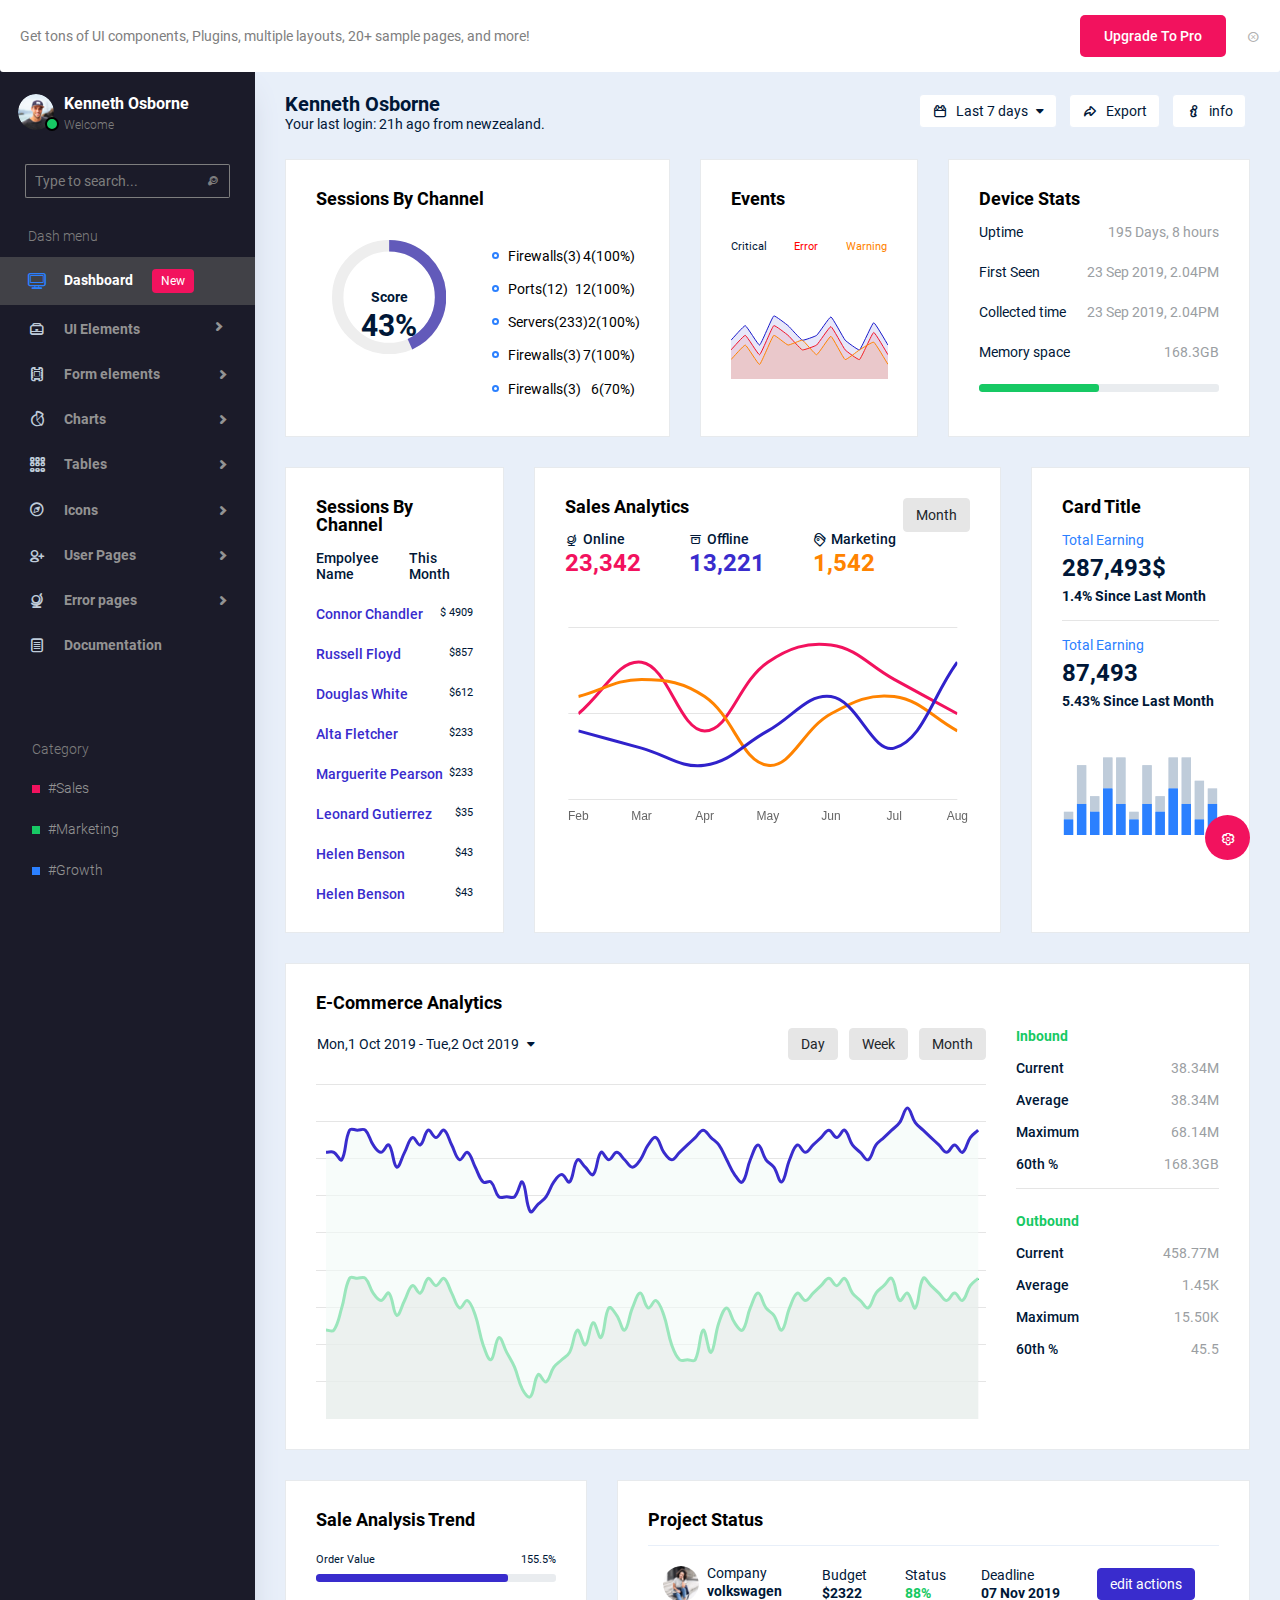
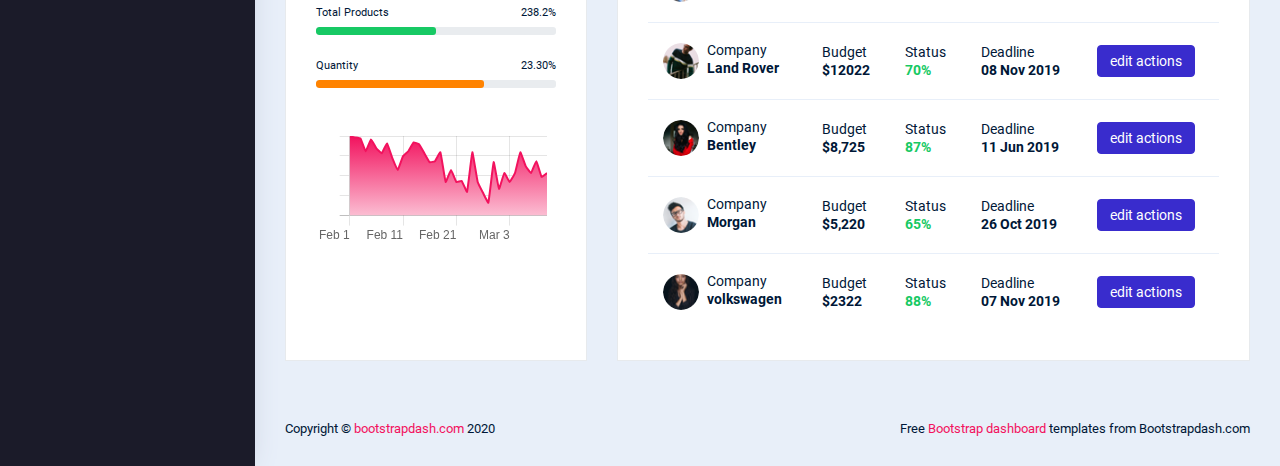
<file: EventSceneCoreAppliciation/wwwroot/admin_dashboard/index.html>
<!DOCTYPE html>
<html lang="en">
  <head>
    <!-- Required meta tags -->
    <meta charset="utf-8">
    <meta name="viewport" content="width=device-width, initial-scale=1, shrink-to-fit=no">
    <title>CelestialUI Admin</title>
    <!-- base:css -->
    <link rel="stylesheet" href="vendors/typicons.font/font/typicons.css">
    <link rel="stylesheet" href="vendors/css/vendor.bundle.base.css">
    <!-- endinject --> 
    <!-- plugin css for this page -->
    <!-- End plugin css for this page -->
    <!-- inject:css -->
    <link rel="stylesheet" href="css/vertical-layout-light/style.css">
    <!-- endinject -->
    <link rel="shortcut icon" href="images/favicon.png" />
  </head>
  <body>
    <div class="row" id="proBanner">
      <div class="col-12">
        <span class="d-flex align-items-center purchase-popup">
          <p>Get tons of UI components, Plugins, multiple layouts, 20+ sample pages, and more!</p>
          <a href="https://www.bootstrapdash.com/product/celestial-admin-template/?utm_source=organic&utm_medium=banner&utm_campaign=free-preview" target="_blank" class="btn download-button purchase-button ml-auto">Upgrade To Pro</a>
          <i class="typcn typcn-delete-outline" id="bannerClose"></i>
        </span>
      </div>
    </div>
    <div class="container-scroller">
      <!-- partial:partials/_navbar.html -->
      <nav class="navbar col-lg-12 col-12 p-0 fixed-top d-flex flex-row">
        <div class="text-center navbar-brand-wrapper d-flex align-items-center justify-content-center">
          <a class="navbar-brand brand-logo" href="index.html"><img src="images/logo.svg" alt="logo"/></a>
          <a class="navbar-brand brand-logo-mini" href="index.html"><img src="images/logo-mini.svg" alt="logo"/></a>
          <button class="navbar-toggler navbar-toggler align-self-center d-none d-lg-flex" type="button" data-toggle="minimize">
            <span class="typcn typcn-th-menu"></span>
          </button>
        </div>
        <div class="navbar-menu-wrapper d-flex align-items-center justify-content-end">
          <ul class="navbar-nav mr-lg-2">
            <li class="nav-item  d-none d-lg-flex">
              <a class="nav-link" href="#">
                Calendar
              </a>
            </li>
            <li class="nav-item  d-none d-lg-flex">
              <a class="nav-link active" href="#">
                Statistic
              </a>
            </li>
            <li class="nav-item  d-none d-lg-flex">
              <a class="nav-link" href="#">
                Employee
              </a>
            </li>
          </ul>
          <ul class="navbar-nav navbar-nav-right">
            <li class="nav-item d-none d-lg-flex  mr-2">
              <a class="nav-link" href="#">
                Help
              </a>
            </li>
            <li class="nav-item dropdown d-flex">
              <a class="nav-link count-indicator dropdown-toggle d-flex justify-content-center align-items-center" id="messageDropdown" href="#" data-toggle="dropdown">
                <i class="typcn typcn-message-typing"></i>
                <span class="count bg-success">2</span>
              </a>
              <div class="dropdown-menu dropdown-menu-right navbar-dropdown preview-list" aria-labelledby="messageDropdown">
                <p class="mb-0 font-weight-normal float-left dropdown-header">Messages</p>
                <a class="dropdown-item preview-item">
                  <div class="preview-thumbnail">
                    <img src="images/faces/face4.jpg" alt="image" class="profile-pic">
                  </div>
                  <div class="preview-item-content flex-grow">
                    <h6 class="preview-subject ellipsis font-weight-normal">David Grey
                    </h6>
                    <p class="font-weight-light small-text mb-0">
                      The meeting is cancelled
                    </p>
                  </div>
                </a>
                <a class="dropdown-item preview-item">
                  <div class="preview-thumbnail">
                    <img src="images/faces/face2.jpg" alt="image" class="profile-pic">
                  </div>
                  <div class="preview-item-content flex-grow">
                    <h6 class="preview-subject ellipsis font-weight-normal">Tim Cook
                    </h6>
                    <p class="font-weight-light small-text mb-0">
                      New product launch
                    </p>
                  </div>
                </a>
                <a class="dropdown-item preview-item">
                  <div class="preview-thumbnail">
                    <img src="images/faces/face3.jpg" alt="image" class="profile-pic">
                  </div>
                  <div class="preview-item-content flex-grow">
                    <h6 class="preview-subject ellipsis font-weight-normal"> Johnson
                    </h6>
                    <p class="font-weight-light small-text mb-0">
                      Upcoming board meeting
                    </p>
                  </div>
                </a>
              </div>
            </li>
            <li class="nav-item dropdown  d-flex">
              <a class="nav-link count-indicator dropdown-toggle d-flex align-items-center justify-content-center" id="notificationDropdown" href="#" data-toggle="dropdown">
                <i class="typcn typcn-bell mr-0"></i>
                <span class="count bg-danger">2</span>
              </a>
              <div class="dropdown-menu dropdown-menu-right navbar-dropdown preview-list" aria-labelledby="notificationDropdown">
                <p class="mb-0 font-weight-normal float-left dropdown-header">Notifications</p>
                <a class="dropdown-item preview-item">
                  <div class="preview-thumbnail">
                    <div class="preview-icon bg-success">
                      <i class="typcn typcn-info-large mx-0"></i>
                    </div>
                  </div>
                  <div class="preview-item-content">
                    <h6 class="preview-subject font-weight-normal">Application Error</h6>
                    <p class="font-weight-light small-text mb-0">
                      Just now
                    </p>
                  </div>
                </a>
                <a class="dropdown-item preview-item">
                  <div class="preview-thumbnail">
                    <div class="preview-icon bg-warning">
                      <i class="typcn typcn-cog mx-0"></i>
                    </div>
                  </div>
                  <div class="preview-item-content">
                    <h6 class="preview-subject font-weight-normal">Settings</h6>
                    <p class="font-weight-light small-text mb-0">
                      Private message
                    </p>
                  </div>
                </a>
                <a class="dropdown-item preview-item">
                  <div class="preview-thumbnail">
                    <div class="preview-icon bg-info">
                      <i class="typcn typcn-user-outline mx-0"></i>
                    </div>
                  </div>
                  <div class="preview-item-content">
                    <h6 class="preview-subject font-weight-normal">New user registration</h6>
                    <p class="font-weight-light small-text mb-0">
                      2 days ago
                    </p>
                  </div>
                </a>
              </div>
            </li>
            <li class="nav-item nav-profile dropdown">
              <a class="nav-link dropdown-toggle  pl-0 pr-0" href="#" data-toggle="dropdown" id="profileDropdown">
                <i class="typcn typcn-user-outline mr-0"></i>
                <span class="nav-profile-name">Evan Morales</span>
              </a>
              <div class="dropdown-menu dropdown-menu-right navbar-dropdown" aria-labelledby="profileDropdown">
                <a class="dropdown-item">
                <i class="typcn typcn-cog text-primary"></i>
                Settings
                </a>
                <a class="dropdown-item">
                <i class="typcn typcn-power text-primary"></i>
                Logout
                </a>
              </div>
            </li>
          </ul>
          <button class="navbar-toggler navbar-toggler-right d-lg-none align-self-center" type="button" data-toggle="offcanvas">
            <span class="typcn typcn-th-menu"></span>
          </button>
        </div>
      </nav>
      <!-- partial -->
      <div class="container-fluid page-body-wrapper">
        <!-- partial:partials/_settings-panel.html -->
        <div class="theme-setting-wrapper">
          <div id="settings-trigger"><i class="typcn typcn-cog-outline"></i></div>
          <div id="theme-settings" class="settings-panel">
            <i class="settings-close typcn typcn-delete-outline"></i>
            <p class="settings-heading">SIDEBAR SKINS</p>
            <div class="sidebar-bg-options" id="sidebar-light-theme">
              <div class="img-ss rounded-circle bg-light border mr-3"></div>
              Light
            </div>
            <div class="sidebar-bg-options selected" id="sidebar-dark-theme">
              <div class="img-ss rounded-circle bg-dark border mr-3"></div>
              Dark
            </div>
            <p class="settings-heading mt-2">HEADER SKINS</p>
            <div class="color-tiles mx-0 px-4">
              <div class="tiles success"></div>
              <div class="tiles warning"></div>
              <div class="tiles danger"></div>
              <div class="tiles primary"></div>
              <div class="tiles info"></div>
              <div class="tiles dark"></div>
              <div class="tiles default border"></div>
            </div>
          </div>
        </div>
        <!-- partial -->
        <!-- partial:partials/_sidebar.html -->
        <nav class="sidebar sidebar-offcanvas" id="sidebar">
        <ul class="nav">
          <li class="nav-item">
            <div class="d-flex sidebar-profile">
              <div class="sidebar-profile-image">
                <img src="images/faces/face29.png" alt="image">
                <span class="sidebar-status-indicator"></span>
              </div>
              <div class="sidebar-profile-name">
                <p class="sidebar-name">
                  Kenneth Osborne
                </p>
                <p class="sidebar-designation">
                  Welcome
                </p>
              </div>
            </div>
            <div class="nav-search">
              <div class="input-group">
                <input type="text" class="form-control" placeholder="Type to search..." aria-label="search" aria-describedby="search">
                <div class="input-group-append">
                  <span class="input-group-text" id="search">
                    <i class="typcn typcn-zoom"></i>
                  </span>
                </div>
              </div>
            </div>
            <p class="sidebar-menu-title">Dash menu</p>
          </li>
          <li class="nav-item">
            <a class="nav-link" href="index.html">
              <i class="typcn typcn-device-desktop menu-icon"></i>
              <span class="menu-title">Dashboard <span class="badge badge-primary ml-3">New</span></span>
            </a>
          </li>
          <li class="nav-item">
            <a class="nav-link" data-toggle="collapse" href="#ui-basic" aria-expanded="false" aria-controls="ui-basic">
              <i class="typcn typcn-briefcase menu-icon"></i>
              <span class="menu-title">UI Elements</span>
              <i class="typcn typcn-chevron-right menu-arrow"></i>
            </a>
            <div class="collapse" id="ui-basic">
              <ul class="nav flex-column sub-menu">
                <li class="nav-item"> <a class="nav-link" href="pages/ui-features/buttons.html">Buttons</a></li>
                <li class="nav-item"> <a class="nav-link" href="pages/ui-features/dropdowns.html">Dropdowns</a></li>
                <li class="nav-item"> <a class="nav-link" href="pages/ui-features/typography.html">Typography</a></li>
              </ul>
            </div>
          </li>
          <li class="nav-item">
            <a class="nav-link" data-toggle="collapse" href="#form-elements" aria-expanded="false" aria-controls="form-elements">
              <i class="typcn typcn-film menu-icon"></i>
              <span class="menu-title">Form elements</span>
              <i class="menu-arrow"></i>
            </a>
            <div class="collapse" id="form-elements">
              <ul class="nav flex-column sub-menu">
                <li class="nav-item"><a class="nav-link" href="pages/forms/basic_elements.html">Basic Elements</a></li>
              </ul>
            </div>
          </li>
          <li class="nav-item">
            <a class="nav-link" data-toggle="collapse" href="#charts" aria-expanded="false" aria-controls="charts">
              <i class="typcn typcn-chart-pie-outline menu-icon"></i>
              <span class="menu-title">Charts</span>
              <i class="menu-arrow"></i>
            </a>
            <div class="collapse" id="charts">
              <ul class="nav flex-column sub-menu">
                <li class="nav-item"> <a class="nav-link" href="pages/charts/chartjs.html">ChartJs</a></li>
              </ul>
            </div>
          </li>
          <li class="nav-item">
            <a class="nav-link" data-toggle="collapse" href="#tables" aria-expanded="false" aria-controls="tables">
              <i class="typcn typcn-th-small-outline menu-icon"></i>
              <span class="menu-title">Tables</span>
              <i class="menu-arrow"></i>
            </a>
            <div class="collapse" id="tables">
              <ul class="nav flex-column sub-menu">
                <li class="nav-item"> <a class="nav-link" href="pages/tables/basic-table.html">Basic table</a></li>
              </ul>
            </div>
          </li>
          <li class="nav-item">
            <a class="nav-link" data-toggle="collapse" href="#icons" aria-expanded="false" aria-controls="icons">
              <i class="typcn typcn-compass menu-icon"></i>
              <span class="menu-title">Icons</span>
              <i class="menu-arrow"></i>
            </a>
            <div class="collapse" id="icons">
              <ul class="nav flex-column sub-menu">
                <li class="nav-item"> <a class="nav-link" href="pages/icons/mdi.html">Mdi icons</a></li>
              </ul>
            </div>
          </li>
          <li class="nav-item">
            <a class="nav-link" data-toggle="collapse" href="#auth" aria-expanded="false" aria-controls="auth">
              <i class="typcn typcn-user-add-outline menu-icon"></i>
              <span class="menu-title">User Pages</span>
              <i class="menu-arrow"></i>
            </a>
            <div class="collapse" id="auth">
              <ul class="nav flex-column sub-menu">
                <li class="nav-item"> <a class="nav-link" href="pages/samples/login.html"> Login </a></li>
                <li class="nav-item"> <a class="nav-link" href="pages/samples/register.html"> Register </a></li>
              </ul>
            </div>
          </li>
          <li class="nav-item">
            <a class="nav-link" data-toggle="collapse" href="#error" aria-expanded="false" aria-controls="error">
              <i class="typcn typcn-globe-outline menu-icon"></i>
              <span class="menu-title">Error pages</span>
              <i class="menu-arrow"></i>
            </a>
            <div class="collapse" id="error">
              <ul class="nav flex-column sub-menu">
                <li class="nav-item"> <a class="nav-link" href="pages/samples/error-404.html"> 404 </a></li>
                <li class="nav-item"> <a class="nav-link" href="pages/samples/error-500.html"> 500 </a></li>
              </ul>
            </div>
          </li>
          <li class="nav-item">
            <a class="nav-link" href="pages/documentation/documentation.html">
              <i class="typcn typcn-document-text menu-icon"></i>
              <span class="menu-title">Documentation</span>
            </a>
          </li>
        </ul>
        <ul class="sidebar-legend">
          <li>
            <p class="sidebar-menu-title">Category</p>
          </li>
          <li class="nav-item"><a href="#" class="nav-link">#Sales</a></li>
          <li class="nav-item"><a href="#" class="nav-link">#Marketing</a></li>
          <li class="nav-item"><a href="#" class="nav-link">#Growth</a></li>
        </ul>
      </nav>
        <!-- partial -->
        <div class="main-panel">
          <div class="content-wrapper">
            <div class="row">
              <div class="col-sm-6">
                <h3 class="mb-0 font-weight-bold">Kenneth Osborne</h3>
                <p>Your last login: 21h ago from newzealand.</p>
              </div>
              <div class="col-sm-6">
                <div class="d-flex align-items-center justify-content-md-end">
                  <div class="mb-3 mb-xl-0 pr-1">
                      <div class="dropdown">
                        <button class="btn bg-white btn-sm dropdown-toggle btn-icon-text border mr-2" type="button" id="dropdownMenu3" data-toggle="dropdown" aria-haspopup="true" aria-expanded="false">
                            <i class="typcn typcn-calendar-outline mr-2"></i>Last 7 days
                        </button>
                        <div class="dropdown-menu" aria-labelledby="dropdownMenuSizeButton3" data-x-placement="top-start">
                          <h6 class="dropdown-header">Last 14 days</h6>
                          <a class="dropdown-item" href="#">Last 21 days</a>
                          <a class="dropdown-item" href="#">Last 28 days</a>
                        </div>
                      </div>
                  </div>
                  <div class="pr-1 mb-3 mr-2 mb-xl-0">
                    <button type="button" class="btn btn-sm bg-white btn-icon-text border"><i class="typcn typcn-arrow-forward-outline mr-2"></i>Export</button>
                  </div>
                  <div class="pr-1 mb-3 mb-xl-0">
                    <button type="button" class="btn btn-sm bg-white btn-icon-text border"><i class="typcn typcn-info-large-outline mr-2"></i>info</button>
                  </div>
                </div>
              </div>
            </div>
            <div class="row  mt-3">
              <div class="col-xl-5 d-flex grid-margin stretch-card">
                <div class="card">
                  <div class="card-body">
                    <div class="d-flex flex-wrap justify-content-between">
                      <h4 class="card-title mb-3">Sessions by Channel</h4>
                    </div>
                    <div class="row">
                      <div class="col-12">
                        <div class="row">
                          <div class="col-lg-6">
                            <div id="circleProgress6" class="progressbar-js-circle rounded p-3"></div>
                          </div>
                          <div class="col-lg-6">
                            <ul class="session-by-channel-legend">
                              <li>
                                <div>Firewalls(3)</div>
                                <div>4(100%)</div>
                              </li>
                              <li>
                                <div>Ports(12)</div>
                                <div>12(100%)</div>
                              </li>
                              <li>
                                <div>Servers(233)</div>
                                <div>2(100%)</div>
                              </li>
                              <li>
                                <div>Firewalls(3)</div>
                                <div>7(100%)</div>
                              </li>
                              <li>
                                <div>Firewalls(3)</div>
                                <div>6(70%)</div>
                              </li>
                            </ul>
                          </div>
                        </div>
                      </div>
                    </div>
                  </div>
                </div>
              </div>
              <div class="col-xl-3 d-flex grid-margin stretch-card">
                <div class="card">
                  <div class="card-body">
                    <div class="d-flex flex-wrap justify-content-between">
                      <h4 class="card-title mb-3">Events</h4>
                    </div>
                    <div class="row">
                      <div class="col-12">
                        <div class="row">
                          <div class="col-sm-12">
                            <div class="d-flex justify-content-between mb-md-5 mt-3">
                              <div class="small">Critical</div>
                              <div class="text-danger small">Error</div>
                              <div  class="text-warning small">Warning</div>
                            </div>
                            <canvas id="eventChart"></canvas>
                          </div>
                        </div>
                      </div>
                    </div>
                  </div>
                </div>
              </div>
              <div class="col-xl-4 d-flex grid-margin stretch-card">
                <div class="card">
                  <div class="card-body">
                    <div class="d-flex flex-wrap justify-content-between">
                      <h4 class="card-title mb-3">Device stats</h4>
                    </div>
                    <div class="row">
                      <div class="col-12">
                        <div class="row">
                          <div class="col-sm-12">
                            <div class="d-flex justify-content-between mb-4">
                              <div>Uptime</div>
                              <div class="text-muted">195 Days, 8 hours</div>
                            </div>
                            <div class="d-flex justify-content-between mb-4">
                              <div>First Seen</div>
                              <div class="text-muted">23 Sep 2019, 2.04PM</div>
                            </div>
                            <div class="d-flex justify-content-between mb-4">
                              <div>Collected time</div>
                              <div class="text-muted">23 Sep 2019, 2.04PM</div>
                            </div>
                            <div class="d-flex justify-content-between mb-4">
                              <div>Memory space</div>
                              <div class="text-muted">168.3GB</div>
                            </div>
                            <div class="progress progress-md mt-4">
                              <div class="progress-bar bg-success" role="progressbar" style="width: 50%" aria-valuenow="50" aria-valuemin="0" aria-valuemax="100"></div>
                            </div>
                          </div>
                        </div>
                      </div>
                    </div>
                  </div>
                </div>
              </div>
            </div>
            <div class="row">
              <div class="col-xl-3 d-flex grid-margin stretch-card">
                <div class="card">
                  <div class="card-body">
                    <div class="d-flex flex-wrap justify-content-between">
                      <h4 class="card-title mb-3">Sessions by Channel</h4>
                    </div>
                    <div class="row">
                      <div class="col-12">
                        <div class="row">
                          <div class="col-sm-12">
                            <div class="d-flex justify-content-between mb-4">
                              <div class="font-weight-medium">Empolyee Name</div>
                              <div class="font-weight-medium">This Month</div>
                            </div>
                            <div class="d-flex justify-content-between mb-4">
                              <div class="text-secondary font-weight-medium">Connor Chandler</div>
                              <div class="small">$ 4909</div>
                            </div>
                            <div class="d-flex justify-content-between mb-4">
                              <div class="text-secondary font-weight-medium">Russell Floyd</div>
                              <div class="small">$857</div>
                            </div>
                            <div class="d-flex justify-content-between mb-4">
                              <div class="text-secondary font-weight-medium">Douglas White</div>
                              <div class="small">$612	</div>
                            </div>
                            <div class="d-flex justify-content-between mb-4">
                              <div class="text-secondary font-weight-medium">Alta Fletcher </div>
                              <div class="small">$233</div>
                            </div>
                            <div class="d-flex justify-content-between mb-4">
                              <div class="text-secondary font-weight-medium">Marguerite Pearson</div>
                              <div class="small">$233</div>
                            </div>
                            <div class="d-flex justify-content-between mb-4">
                              <div class="text-secondary font-weight-medium">Leonard Gutierrez</div>
                              <div class="small">$35</div>
                            </div>
                            <div class="d-flex justify-content-between mb-4">
                              <div class="text-secondary font-weight-medium">Helen Benson</div>
                              <div class="small">$43</div>
                            </div>
                            <div class="d-flex justify-content-between">
                                <div class="text-secondary font-weight-medium">Helen Benson</div>
                                <div class="small">$43</div>
                              </div>
                          </div>
                        </div>
                      </div>
                    </div>
                  </div>
                </div>
              </div>
              <div class="col-xl-6 d-flex grid-margin stretch-card">
                <div class="card">
                  <div class="card-body">
                    <div class="d-flex flex-wrap justify-content-between">
                      <h4 class="card-title mb-3">Sales Analytics</h4>
                      <button type="button" class="btn btn-sm btn-light">Month</button>
                    </div>
                    <div class="row">
                      <div class="col-12">
                        <div class="d-md-flex mb-4">
                          <div class="mr-md-5 mb-4">
                            <h5 class="mb-1"><i class="typcn typcn-globe-outline mr-1"></i>Online</h5>
                            <h2 class="text-primary mb-1 font-weight-bold">23,342</h2>
                          </div>
                          <div class="mr-md-5 mb-4">
                            <h5 class="mb-1"><i class="typcn typcn-archive mr-1"></i>Offline</h5>
                            <h2 class="text-secondary mb-1 font-weight-bold">13,221</h2>
                          </div>
                          <div class="mr-md-5 mb-4">
                            <h5 class="mb-1"><i class="typcn typcn-tags mr-1"></i>Marketing</h5>
                            <h2 class="text-warning mb-1 font-weight-bold">1,542</h2>
                          </div>
                        </div>
                        <canvas id="salesanalyticChart"></canvas>
                      </div>
                    </div>
                  </div>
                </div>
              </div>
              <div class="col-xl-3 d-flex grid-margin stretch-card">
                <div class="card">
                  <div class="card-body">
                    <div class="d-flex flex-wrap justify-content-between">
                      <h4 class="card-title mb-3">Card Title</h4>
                    </div>
                    <div class="row">
                      <div class="col-12">
                        <div class="mb-5">
                          <div class="mr-1">
                            <div class="text-info mb-1">
                              Total Earning
                            </div>
                            <h2 class="mb-2 mt-2 font-weight-bold">287,493$</h2>
                            <div class="font-weight-bold">
                              1.4%  Since Last Month
                            </div>
                          </div>
                          <hr>
                          <div class="mr-1">
                            <div class="text-info mb-1">
                              Total Earning
                            </div>
                            <h2 class="mb-2 mt-2  font-weight-bold">87,493</h2>
                            <div class="font-weight-bold">
                              5.43%  Since Last Month
                            </div>
                          </div>
                        </div>
                        <canvas id="barChartStacked"></canvas>
                      </div>
                    </div>
                  </div>
                </div>
              </div>
            </div>
            <div class="row">
              <div class="col-lg-12 d-flex grid-margin stretch-card">
                <div class="card">
                  <div class="card-body">
                    <div class="d-flex flex-wrap justify-content-between">
                      <h4 class="card-title mb-3">E-Commerce Analytics</h4>
                    </div>
                    <div class="row">
                      <div class="col-lg-9">
                        <div class="d-sm-flex justify-content-between">
                          <div class="dropdown">
                            <button class="btn bg-white btn-sm dropdown-toggle btn-icon-text pl-0" type="button" id="dropdownMenuSizeButton4" data-toggle="dropdown" aria-haspopup="true" aria-expanded="false">
                                Mon,1 Oct 2019 - Tue,2 Oct 2019
                            </button>
                            <div class="dropdown-menu" aria-labelledby="dropdownMenuSizeButton4" data-x-placement="top-start">
                              <h6 class="dropdown-header">Mon,17 Oct 2019 - Tue,25 Oct 2019</h6>
                              <a class="dropdown-item" href="#">Tue,18 Oct 2019 - Wed,26 Oct 2019</a>
                              <a class="dropdown-item" href="#">Wed,19 Oct 2019 - Thu,26 Oct 2019</a>
                            </div>
                          </div>
                          <div>
                            <button type="button" class="btn btn-sm btn-light mr-2">Day</button>
                            <button type="button" class="btn btn-sm btn-light mr-2">Week</button>
                            <button type="button" class="btn btn-sm btn-light">Month</button>
                          </div>
                        </div>
                        <div class="chart-container mt-4">
                          <canvas id="ecommerceAnalytic"></canvas>
                        </div>
                      </div>
                      <div class="col-lg-3">
                        <div>
                          <div class="d-flex justify-content-between mb-3">
                            <div class="text-success font-weight-bold">Inbound</div>
                          </div>
                          <div class="d-flex justify-content-between mb-3">
                            <div class="font-weight-medium">Current</div>
                            <div class="text-muted">38.34M</div>
                          </div>
                          <div class="d-flex justify-content-between mb-3">
                            <div class="font-weight-medium">Average</div>
                            <div class="text-muted">38.34M</div>
                          </div>
                          <div class="d-flex justify-content-between mb-3">
                            <div class="font-weight-medium">Maximum</div>
                            <div class="text-muted">68.14M</div>
                          </div>
                          <div class="d-flex justify-content-between mb-3">
                            <div class="font-weight-medium">60th %</div>
                            <div class="text-muted">168.3GB</div>
                          </div>
                        </div>
                        <hr>
                        <div class="mt-4">
                          <div class="d-flex justify-content-between mb-3">
                            <div class="text-success font-weight-bold">Outbound</div>
                          </div>
                          <div class="d-flex justify-content-between mb-3">
                            <div class="font-weight-medium">Current</div>
                            <div class="text-muted">458.77M</div>
                          </div>
                          <div class="d-flex justify-content-between mb-3">
                            <div class="font-weight-medium">Average</div>
                            <div class="text-muted">1.45K</div>
                          </div>
                          <div class="d-flex justify-content-between mb-3">
                            <div class="font-weight-medium">Maximum</div>
                            <div class="text-muted">15.50K</div>
                          </div>
                          <div class="d-flex justify-content-between">
                            <div class="font-weight-medium">60th %</div>
                            <div class="text-muted">45.5</div>
                          </div>
                        </div>
                      </div>
                    </div>
                  </div>
                </div>
              </div>
            </div>
            <div class="row">
              <div class="col-lg-4 d-flex grid-margin stretch-card">
                <div class="card">
                  <div class="card-body">
                    <div class="d-flex flex-wrap justify-content-between">
                      <h4 class="card-title mb-3">Sale Analysis Trend</h4>
                    </div>
                    <div class="mt-2">
                      <div class="d-flex justify-content-between">
                        <small>Order Value</small>
                        <small>155.5%</small>
                      </div>
                      <div class="progress progress-md  mt-2">
                        <div class="progress-bar bg-secondary" role="progressbar" style="width: 80%" aria-valuenow="90" aria-valuemin="0" aria-valuemax="100"></div>
                      </div>
                    </div>
                    <div class="mt-4">
                      <div class="d-flex justify-content-between">
                        <small>Total Products</small>
                        <small>238.2%</small>
                      </div>
                      <div class="progress progress-md  mt-2">
                        <div class="progress-bar bg-success" role="progressbar" style="width: 50%" aria-valuenow="90" aria-valuemin="0" aria-valuemax="100"></div>
                      </div>
                    </div>
                    <div class="mt-4 mb-5">
                      <div class="d-flex justify-content-between">
                        <small>Quantity</small>
                        <small>23.30%</small>
                      </div>
                      <div class="progress progress-md mt-2">
                        <div class="progress-bar bg-warning" role="progressbar" style="width: 70%" aria-valuenow="90" aria-valuemin="0" aria-valuemax="100"></div>
                      </div>
                    </div>
                    <canvas id="salesTopChart"></canvas>
                  </div>
                </div>
              </div>
              <div class="col-lg-8 d-flex grid-margin stretch-card">
                <div class="card">
                  <div class="card-body">
                    <div class="d-flex flex-wrap justify-content-between">
                      <h4 class="card-title mb-3">Project status</h4>
                    </div>
                    <div class="table-responsive">
                      <table class="table">
                        <tbody>
                          <tr>
                            <td>
                              <div class="d-flex">
                                <img class="img-sm rounded-circle mb-md-0 mr-2" src="images/faces/face30.png" alt="profile image">
                                <div>
                                  <div> Company</div>
                                  <div class="font-weight-bold mt-1">volkswagen</div>
                                </div>
                              </div>
                            </td>
                            <td>
                              Budget
                              <div class="font-weight-bold  mt-1">$2322 </div>
                            </td>
                            <td>
                              Status
                              <div class="font-weight-bold text-success  mt-1">88% </div>
                            </td>
                            <td>
                              Deadline
                              <div class="font-weight-bold  mt-1">07 Nov 2019</div>
                            </td>
                            <td>
                              <button type="button" class="btn btn-sm btn-secondary">edit actions</button>
                            </td>
                          </tr>
                          <tr>
                            <td>
                              <div class="d-flex">
                                <img class="img-sm rounded-circle mb-md-0 mr-2" src="images/faces/face31.png" alt="profile image">
                                <div>
                                  <div> Company</div>
                                  <div class="font-weight-bold  mt-1">Land Rover</div>
                                </div>
                              </div>
                            </td>
                            <td>
                              Budget
                              <div class="font-weight-bold  mt-1">$12022  </div>
                            </td>
                            <td>
                              Status
                              <div class="font-weight-bold text-success  mt-1">70% </div>
                            </td>
                            <td>
                              Deadline
                              <div class="font-weight-bold  mt-1">08 Nov 2019</div>
                            </td>
                            <td>
                              <button type="button" class="btn btn-sm btn-secondary">edit actions</button>
                            </td>
                          </tr>
                          <tr>
                            <td>
                              <div class="d-flex">
                                <img class="img-sm rounded-circle mb-md-0 mr-2" src="images/faces/face32.png" alt="profile image">
                                <div>
                                  <div> Company</div>
                                  <div class="font-weight-bold  mt-1">Bentley </div>
                                </div>
                              </div>
                            </td>
                            <td>
                              Budget
                              <div class="font-weight-bold  mt-1">$8,725</div>
                            </td>
                            <td>
                              Status
                              <div class="font-weight-bold text-success  mt-1">87% </div>
                            </td>
                            <td>
                              Deadline
                              <div class="font-weight-bold  mt-1">11 Jun 2019</div>
                            </td>
                            <td>
                              <button type="button" class="btn btn-sm btn-secondary">edit actions</button>
                            </td>
                          </tr>
                          <tr>
                            <td>
                              <div class="d-flex">
                                <img class="img-sm rounded-circle mb-md-0 mr-2" src="images/faces/face33.png" alt="profile image">
                                <div>
                                  <div> Company</div>
                                  <div class="font-weight-bold  mt-1">Morgan </div>
                                </div>
                              </div>
                            </td>
                            <td>
                              Budget
                              <div class="font-weight-bold  mt-1">$5,220 </div>
                            </td>
                            <td>
                              Status
                              <div class="font-weight-bold text-success  mt-1">65% </div>
                            </td>
                            <td>
                              Deadline
                              <div class="font-weight-bold  mt-1">26 Oct 2019</div>
                            </td>
                            <td>
                              <button type="button" class="btn btn-sm btn-secondary">edit actions</button>
                            </td>
                          </tr>
                          <tr>
                            <td>
                              <div class="d-flex">
                                <img class="img-sm rounded-circle mb-md-0 mr-2" src="images/faces/face34.png" alt="profile image">
                                <div>
                                  <div> Company</div>
                                  <div class="font-weight-bold  mt-1">volkswagen</div>
                                </div>
                              </div>
                            </td>
                            <td>
                              Budget
                              <div class="font-weight-bold  mt-1">$2322 </div>
                            </td>
                            <td>
                              Status
                              <div class="font-weight-bold text-success mt-1">88% </div>
                            </td>
                            <td>
                              Deadline
                              <div class="font-weight-bold  mt-1">07 Nov 2019</div>
                            </td>
                            <td>
                              <button type="button" class="btn btn-sm btn-secondary">edit actions</button>
                            </td>
                          </tr>
                        </tbody>
                      </table>
                    </div>
                  </div>
                </div>
              </div>
            </div>
          </div>
          <!-- content-wrapper ends -->
          <!-- partial:partials/_footer.html -->
          <footer class="footer">
            <div class="d-sm-flex justify-content-center justify-content-sm-between">
              <span class="text-center text-sm-left d-block d-sm-inline-block">Copyright © <a href="https://www.bootstrapdash.com/" target="_blank">bootstrapdash.com</a> 2020</span>
              <span class="float-none float-sm-right d-block mt-1 mt-sm-0 text-center">Free <a href="https://www.bootstrapdash.com/" target="_blank">Bootstrap dashboard </a>templates from Bootstrapdash.com</span>
            </div>
          </footer>
          <!-- partial -->
        </div>
        <!-- main-panel ends -->
      </div>
      <!-- page-body-wrapper ends -->
    </div>
    <!-- container-scroller -->
    <!-- base:js -->
    <script src="vendors/js/vendor.bundle.base.js"></script>
    <!-- endinject -->
    <!-- Plugin js for this page-->
    <!-- End plugin js for this page-->
    <!-- inject:js -->
    <script src="js/off-canvas.js"></script>
    <script src="js/hoverable-collapse.js"></script>
    <script src="js/template.js"></script>
    <script src="js/settings.js"></script>
    <script src="js/todolist.js"></script>
    <!-- endinject -->
    <!-- plugin js for this page -->
    <script src="vendors/progressbar.js/progressbar.min.js"></script>
    <script src="vendors/chart.js/Chart.min.js"></script>
    <!-- End plugin js for this page -->
    <!-- Custom js for this page-->
    <script src="js/dashboard.js"></script>
    <!-- End custom js for this page-->
  </body>
</html>
</file>
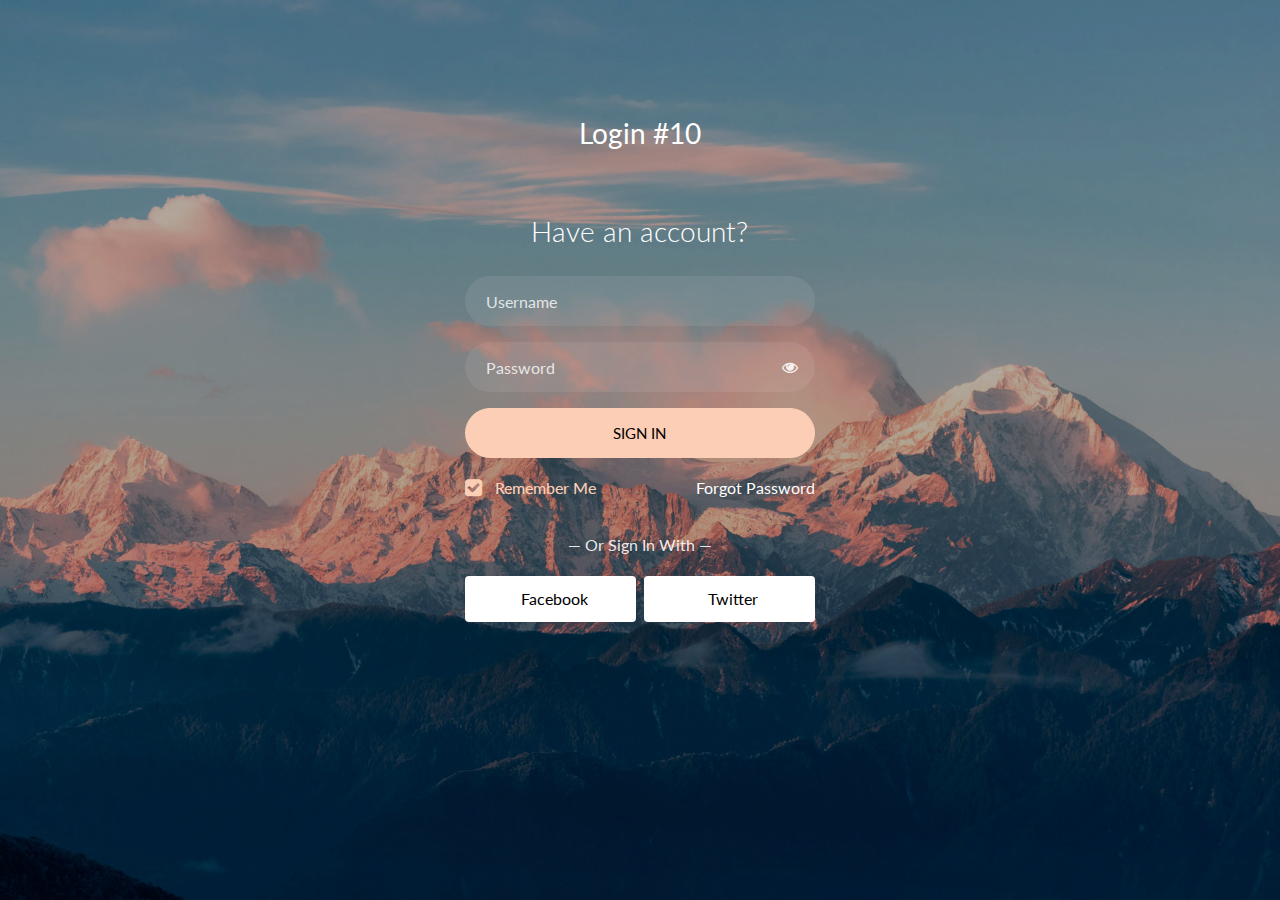
<file: EventSceneCoreAppliciation/wwwroot/login-form-20/index.html>
<!doctype html>
<html lang="en">
  <head>
  	<title>Login 10</title>
    <meta charset="utf-8">
    <meta name="viewport" content="width=device-width, initial-scale=1, shrink-to-fit=no">

	<link href="https://fonts.googleapis.com/css?family=Lato:300,400,700&display=swap" rel="stylesheet">

	<link rel="stylesheet" href="https://stackpath.bootstrapcdn.com/font-awesome/4.7.0/css/font-awesome.min.css">
	
	<link rel="stylesheet" href="css/style.css">

	</head>
	<body class="img js-fullheight" style="background-image: url(images/bg.jpg);">
	<section class="ftco-section">
		<div class="container">
			<div class="row justify-content-center">
				<div class="col-md-6 text-center mb-5">
					<h2 class="heading-section">Login #10</h2>
				</div>
			</div>
			<div class="row justify-content-center">
				<div class="col-md-6 col-lg-4">
					<div class="login-wrap p-0">
		      	<h3 class="mb-4 text-center">Have an account?</h3>
		      	<form action="#" class="signin-form">
		      		<div class="form-group">
		      			<input type="text" class="form-control" placeholder="Username" required>
		      		</div>
	            <div class="form-group">
	              <input id="password-field" type="password" class="form-control" placeholder="Password" required>
	              <span toggle="#password-field" class="fa fa-fw fa-eye field-icon toggle-password"></span>
	            </div>
	            <div class="form-group">
	            	<button type="submit" class="form-control btn btn-primary submit px-3">Sign In</button>
	            </div>
	            <div class="form-group d-md-flex">
	            	<div class="w-50">
		            	<label class="checkbox-wrap checkbox-primary">Remember Me
									  <input type="checkbox" checked>
									  <span class="checkmark"></span>
									</label>
								</div>
								<div class="w-50 text-md-right">
									<a href="#" style="color: #fff">Forgot Password</a>
								</div>
	            </div>
	          </form>
	          <p class="w-100 text-center">&mdash; Or Sign In With &mdash;</p>
	          <div class="social d-flex text-center">
	          	<a href="#" class="px-2 py-2 mr-md-1 rounded"><span class="ion-logo-facebook mr-2"></span> Facebook</a>
	          	<a href="#" class="px-2 py-2 ml-md-1 rounded"><span class="ion-logo-twitter mr-2"></span> Twitter</a>
	          </div>
		      </div>
				</div>
			</div>
		</div>
	</section>

	<script src="js/jquery.min.js"></script>
  <script src="js/popper.js"></script>
  <script src="js/bootstrap.min.js"></script>
  <script src="js/main.js"></script>

	</body>
</html>
</file>
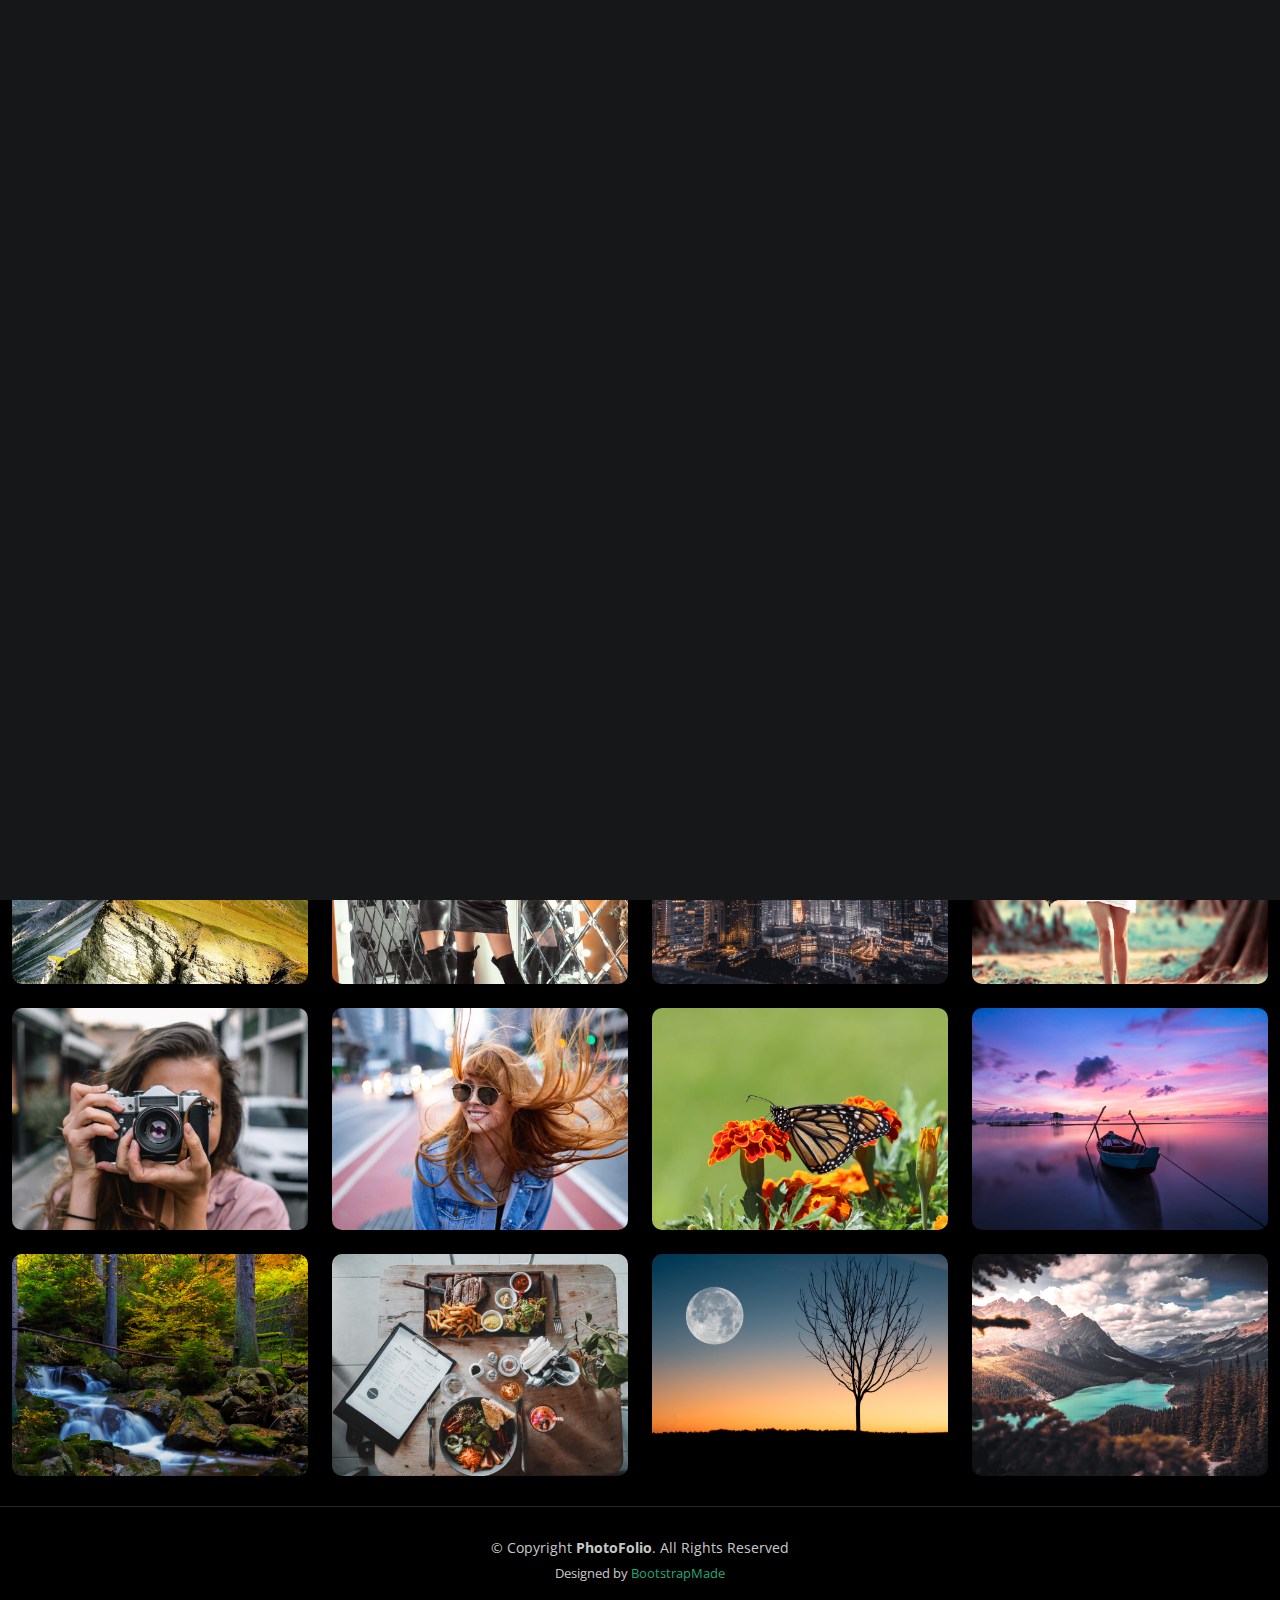
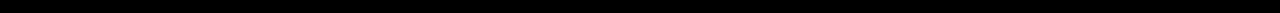
<file: EventSceneCoreAppliciation/wwwroot/PhotoFolio/index.html>
<!DOCTYPE html>
<html lang="en">

<head>
  <meta charset="utf-8">
  <meta content="width=device-width, initial-scale=1.0" name="viewport">

  <title>PhotoFolio Bootstrap Template - Index</title>
  <meta content="" name="description">
  <meta content="" name="keywords">

  <!-- Favicons -->
  <link href="assets/img/favicon.png" rel="icon">
  <link href="assets/img/apple-touch-icon.png" rel="apple-touch-icon">

  <!-- Google Fonts -->
  <link rel="preconnect" href="https://fonts.googleapis.com">
  <link rel="preconnect" href="https://fonts.gstatic.com" crossorigin>
  <link href="https://fonts.googleapis.com/css2?family=Open+Sans:ital,wght@0,300;0,400;0,500;0,600;0,700;1,300;1,400;1,600;1,700&family=Inter:ital,wght@0,300;0,400;0,500;0,600;0,700;1,300;1,400;1,500;1,600;1,700&family=Cardo:ital,wght@0,400;0,700;1,400&display=swap" rel="stylesheet">

  <!-- Vendor CSS Files -->
  <link href="assets/vendor/bootstrap/css/bootstrap.min.css" rel="stylesheet">
  <link href="assets/vendor/bootstrap-icons/bootstrap-icons.css" rel="stylesheet">
  <link href="assets/vendor/swiper/swiper-bundle.min.css" rel="stylesheet">
  <link href="assets/vendor/glightbox/css/glightbox.min.css" rel="stylesheet">
  <link href="assets/vendor/aos/aos.css" rel="stylesheet">

  <!-- Template Main CSS File -->
  <link href="assets/css/main.css" rel="stylesheet">

  <!-- =======================================================
  * Template Name: PhotoFolio - v1.2.0
  * Template URL: https://bootstrapmade.com/photofolio-bootstrap-photography-website-template/
  * Author: BootstrapMade.com
  * License: https://bootstrapmade.com/license/
  ======================================================== -->
</head>

<body>

  <!-- ======= Header ======= -->
  <header id="header" class="header d-flex align-items-center fixed-top">
    <div class="container-fluid d-flex align-items-center justify-content-between">

      <a href="index.html" class="logo d-flex align-items-center  me-auto me-lg-0">
        <!-- Uncomment the line below if you also wish to use an image logo -->
        <!-- <img src="assets/img/logo.png" alt=""> -->
        <i class="bi bi-camera"></i>
        <h1>PhotoFolio</h1>
      </a>

      <nav id="navbar" class="navbar">
        <ul>
          <li><a href="index.html" class="active">Home</a></li>
          <li><a href="about.html">About</a></li>
          <li class="dropdown"><a href="#"><span>Gallery</span> <i class="bi bi-chevron-down dropdown-indicator"></i></a>
            <ul>
              <li><a href="gallery.html">Nature</a></li>
              <li><a href="gallery.html">People</a></li>
              <li><a href="gallery.html">Architecture</a></li>
              <li><a href="gallery.html">Animals</a></li>
              <li><a href="gallery.html">Sports</a></li>
              <li><a href="gallery.html">Travel</a></li>
              <li class="dropdown"><a href="#"><span>Sub Menu</span> <i class="bi bi-chevron-down dropdown-indicator"></i></a>
                <ul>
                  <li><a href="#">Sub Menu 1</a></li>
                  <li><a href="#">Sub Menu 2</a></li>
                  <li><a href="#">Sub Menu 3</a></li>
                </ul>
              </li>
            </ul>
          </li>
          <li><a href="services.html">Services</a></li>
          <li><a href="contact.html">Contact</a></li>
        </ul>
      </nav><!-- .navbar -->

      <div class="header-social-links">
        <a href="#" class="twitter"><i class="bi bi-twitter"></i></a>
        <a href="#" class="facebook"><i class="bi bi-facebook"></i></a>
        <a href="#" class="instagram"><i class="bi bi-instagram"></i></a>
        <a href="#" class="linkedin"><i class="bi bi-linkedin"></i></i></a>
      </div>
      <i class="mobile-nav-toggle mobile-nav-show bi bi-list"></i>
      <i class="mobile-nav-toggle mobile-nav-hide d-none bi bi-x"></i>

    </div>
  </header><!-- End Header -->

  <!-- ======= Hero Section ======= -->
  <section id="hero" class="hero d-flex flex-column justify-content-center align-items-center" data-aos="fade" data-aos-delay="1500">
    <div class="container">
      <div class="row justify-content-center">
        <div class="col-lg-6 text-center">
          <h2>I'm <span>Jenny Wilson</span> a Professional Photographer from New York City</h2>
          <p>Blanditiis praesentium aliquam illum tempore incidunt debitis dolorem magni est deserunt sed qui libero. Qui voluptas amet.</p>
          <a href="contact.html" class="btn-get-started">Available for hire</a>
        </div>
      </div>
    </div>
  </section><!-- End Hero Section -->

  <main id="main" data-aos="fade" data-aos-delay="1500">

    <!-- ======= Gallery Section ======= -->
    <section id="gallery" class="gallery">
      <div class="container-fluid">

        <div class="row gy-4 justify-content-center">
          <div class="col-xl-3 col-lg-4 col-md-6">
            <div class="gallery-item h-100">
              <img src="assets/img/gallery/gallery-1.jpg" class="img-fluid" alt="">
              <div class="gallery-links d-flex align-items-center justify-content-center">
                <a href="assets/img/gallery/gallery-1.jpg" title="Gallery 1" class="glightbox preview-link"><i class="bi bi-arrows-angle-expand"></i></a>
                <a href="gallery-single.html" class="details-link"><i class="bi bi-link-45deg"></i></a>
              </div>
            </div>
          </div><!-- End Gallery Item -->
          <div class="col-xl-3 col-lg-4 col-md-6">
            <div class="gallery-item h-100">
              <img src="assets/img/gallery/gallery-2.jpg" class="img-fluid" alt="">
              <div class="gallery-links d-flex align-items-center justify-content-center">
                <a href="assets/img/gallery/gallery-2.jpg" title="Gallery 2" class="glightbox preview-link"><i class="bi bi-arrows-angle-expand"></i></a>
                <a href="gallery-single.html" class="details-link"><i class="bi bi-link-45deg"></i></a>
              </div>
            </div>
          </div><!-- End Gallery Item -->
          <div class="col-xl-3 col-lg-4 col-md-6">
            <div class="gallery-item h-100">
              <img src="assets/img/gallery/gallery-3.jpg" class="img-fluid" alt="">
              <div class="gallery-links d-flex align-items-center justify-content-center">
                <a href="assets/img/gallery/gallery-3.jpg" title="Gallery 3" class="glightbox preview-link"><i class="bi bi-arrows-angle-expand"></i></a>
                <a href="gallery-single.html" class="details-link"><i class="bi bi-link-45deg"></i></a>
              </div>
            </div>
          </div><!-- End Gallery Item -->
          <div class="col-xl-3 col-lg-4 col-md-6">
            <div class="gallery-item h-100">
              <img src="assets/img/gallery/gallery-4.jpg" class="img-fluid" alt="">
              <div class="gallery-links d-flex align-items-center justify-content-center">
                <a href="assets/img/gallery/gallery-4.jpg" title="Gallery 4" class="glightbox preview-link"><i class="bi bi-arrows-angle-expand"></i></a>
                <a href="gallery-single.html" class="details-link"><i class="bi bi-link-45deg"></i></a>
              </div>
            </div>
          </div><!-- End Gallery Item -->
          <div class="col-xl-3 col-lg-4 col-md-6">
            <div class="gallery-item h-100">
              <img src="assets/img/gallery/gallery-5.jpg" class="img-fluid" alt="">
              <div class="gallery-links d-flex align-items-center justify-content-center">
                <a href="assets/img/gallery/gallery-5.jpg" title="Gallery 5" class="glightbox preview-link"><i class="bi bi-arrows-angle-expand"></i></a>
                <a href="gallery-single.html" class="details-link"><i class="bi bi-link-45deg"></i></a>
              </div>
            </div>
          </div><!-- End Gallery Item -->
          <div class="col-xl-3 col-lg-4 col-md-6">
            <div class="gallery-item h-100">
              <img src="assets/img/gallery/gallery-6.jpg" class="img-fluid" alt="">
              <div class="gallery-links d-flex align-items-center justify-content-center">
                <a href="assets/img/gallery/gallery-6.jpg" title="Gallery 6" class="glightbox preview-link"><i class="bi bi-arrows-angle-expand"></i></a>
                <a href="gallery-single.html" class="details-link"><i class="bi bi-link-45deg"></i></a>
              </div>
            </div>
          </div><!-- End Gallery Item -->
          <div class="col-xl-3 col-lg-4 col-md-6">
            <div class="gallery-item h-100">
              <img src="assets/img/gallery/gallery-7.jpg" class="img-fluid" alt="">
              <div class="gallery-links d-flex align-items-center justify-content-center">
                <a href="assets/img/gallery/gallery-7.jpg" title="Gallery 7" class="glightbox preview-link"><i class="bi bi-arrows-angle-expand"></i></a>
                <a href="gallery-single.html" class="details-link"><i class="bi bi-link-45deg"></i></a>
              </div>
            </div>
          </div><!-- End Gallery Item -->
          <div class="col-xl-3 col-lg-4 col-md-6">
            <div class="gallery-item h-100">
              <img src="assets/img/gallery/gallery-8.jpg" class="img-fluid" alt="">
              <div class="gallery-links d-flex align-items-center justify-content-center">
                <a href="assets/img/gallery/gallery-8.jpg" title="Gallery 8" class="glightbox preview-link"><i class="bi bi-arrows-angle-expand"></i></a>
                <a href="gallery-single.html" class="details-link"><i class="bi bi-link-45deg"></i></a>
              </div>
            </div>
          </div><!-- End Gallery Item -->
          <div class="col-xl-3 col-lg-4 col-md-6">
            <div class="gallery-item h-100">
              <img src="assets/img/gallery/gallery-9.jpg" class="img-fluid" alt="">
              <div class="gallery-links d-flex align-items-center justify-content-center">
                <a href="assets/img/gallery/gallery-9.jpg" title="Gallery 9" class="glightbox preview-link"><i class="bi bi-arrows-angle-expand"></i></a>
                <a href="gallery-single.html" class="details-link"><i class="bi bi-link-45deg"></i></a>
              </div>
            </div>
          </div><!-- End Gallery Item -->
          <div class="col-xl-3 col-lg-4 col-md-6">
            <div class="gallery-item h-100">
              <img src="assets/img/gallery/gallery-10.jpg" class="img-fluid" alt="">
              <div class="gallery-links d-flex align-items-center justify-content-center">
                <a href="assets/img/gallery/gallery-10.jpg" title="Gallery 10" class="glightbox preview-link"><i class="bi bi-arrows-angle-expand"></i></a>
                <a href="gallery-single.html" class="details-link"><i class="bi bi-link-45deg"></i></a>
              </div>
            </div>
          </div><!-- End Gallery Item -->
          <div class="col-xl-3 col-lg-4 col-md-6">
            <div class="gallery-item h-100">
              <img src="assets/img/gallery/gallery-11.jpg" class="img-fluid" alt="">
              <div class="gallery-links d-flex align-items-center justify-content-center">
                <a href="assets/img/gallery/gallery-11.jpg" title="Gallery 11" class="glightbox preview-link"><i class="bi bi-arrows-angle-expand"></i></a>
                <a href="gallery-single.html" class="details-link"><i class="bi bi-link-45deg"></i></a>
              </div>
            </div>
          </div><!-- End Gallery Item -->
          <div class="col-xl-3 col-lg-4 col-md-6">
            <div class="gallery-item h-100">
              <img src="assets/img/gallery/gallery-12.jpg" class="img-fluid" alt="">
              <div class="gallery-links d-flex align-items-center justify-content-center">
                <a href="assets/img/gallery/gallery-12.jpg" title="Gallery 12" class="glightbox preview-link"><i class="bi bi-arrows-angle-expand"></i></a>
                <a href="gallery-single.html" class="details-link"><i class="bi bi-link-45deg"></i></a>
              </div>
            </div>
          </div><!-- End Gallery Item -->
          <div class="col-xl-3 col-lg-4 col-md-6">
            <div class="gallery-item h-100">
              <img src="assets/img/gallery/gallery-13.jpg" class="img-fluid" alt="">
              <div class="gallery-links d-flex align-items-center justify-content-center">
                <a href="assets/img/gallery/gallery-13.jpg" title="Gallery 13" class="glightbox preview-link"><i class="bi bi-arrows-angle-expand"></i></a>
                <a href="gallery-single.html" class="details-link"><i class="bi bi-link-45deg"></i></a>
              </div>
            </div>
          </div><!-- End Gallery Item -->
          <div class="col-xl-3 col-lg-4 col-md-6">
            <div class="gallery-item h-100">
              <img src="assets/img/gallery/gallery-14.jpg" class="img-fluid" alt="">
              <div class="gallery-links d-flex align-items-center justify-content-center">
                <a href="assets/img/gallery/gallery-14.jpg" title="Gallery 14" class="glightbox preview-link"><i class="bi bi-arrows-angle-expand"></i></a>
                <a href="gallery-single.html" class="details-link"><i class="bi bi-link-45deg"></i></a>
              </div>
            </div>
          </div><!-- End Gallery Item -->
          <div class="col-xl-3 col-lg-4 col-md-6">
            <div class="gallery-item h-100">
              <img src="assets/img/gallery/gallery-15.jpg" class="img-fluid" alt="">
              <div class="gallery-links d-flex align-items-center justify-content-center">
                <a href="assets/img/gallery/gallery-15.jpg" title="Gallery 15" class="glightbox preview-link"><i class="bi bi-arrows-angle-expand"></i></a>
                <a href="gallery-single.html" class="details-link"><i class="bi bi-link-45deg"></i></a>
              </div>
            </div>
          </div><!-- End Gallery Item -->
          <div class="col-xl-3 col-lg-4 col-md-6">
            <div class="gallery-item h-100">
              <img src="assets/img/gallery/gallery-16.jpg" class="img-fluid" alt="">
              <div class="gallery-links d-flex align-items-center justify-content-center">
                <a href="assets/img/gallery/gallery-16.jpg" title="Gallery 16" class="glightbox preview-link"><i class="bi bi-arrows-angle-expand"></i></a>
                <a href="gallery-single.html" class="details-link"><i class="bi bi-link-45deg"></i></a>
              </div>
            </div>
          </div><!-- End Gallery Item -->

        </div>

      </div>
    </section><!-- End Gallery Section -->

  </main><!-- End #main -->

  <!-- ======= Footer ======= -->
  <footer id="footer" class="footer">
    <div class="container">
      <div class="copyright">
        &copy; Copyright <strong><span>PhotoFolio</span></strong>. All Rights Reserved
      </div>
      <div class="credits">
        <!-- All the links in the footer should remain intact. -->
        <!-- You can delete the links only if you purchased the pro version. -->
        <!-- Licensing information: https://bootstrapmade.com/license/ -->
        <!-- Purchase the pro version with working PHP/AJAX contact form: https://bootstrapmade.com/photofolio-bootstrap-photography-website-template/ -->
        Designed by <a href="https://bootstrapmade.com/">BootstrapMade</a>
      </div>
    </div>
  </footer><!-- End Footer -->

  <a href="#" class="scroll-top d-flex align-items-center justify-content-center"><i class="bi bi-arrow-up-short"></i></a>

  <div id="preloader">
    <div class="line"></div>
  </div>

  <!-- Vendor JS Files -->
  <script src="assets/vendor/bootstrap/js/bootstrap.bundle.min.js"></script>
  <script src="assets/vendor/swiper/swiper-bundle.min.js"></script>
  <script src="assets/vendor/glightbox/js/glightbox.min.js"></script>
  <script src="assets/vendor/aos/aos.js"></script>
  <script src="assets/vendor/php-email-form/validate.js"></script>

  <!-- Template Main JS File -->
  <script src="assets/js/main.js"></script>

</body>

</html>
</file>
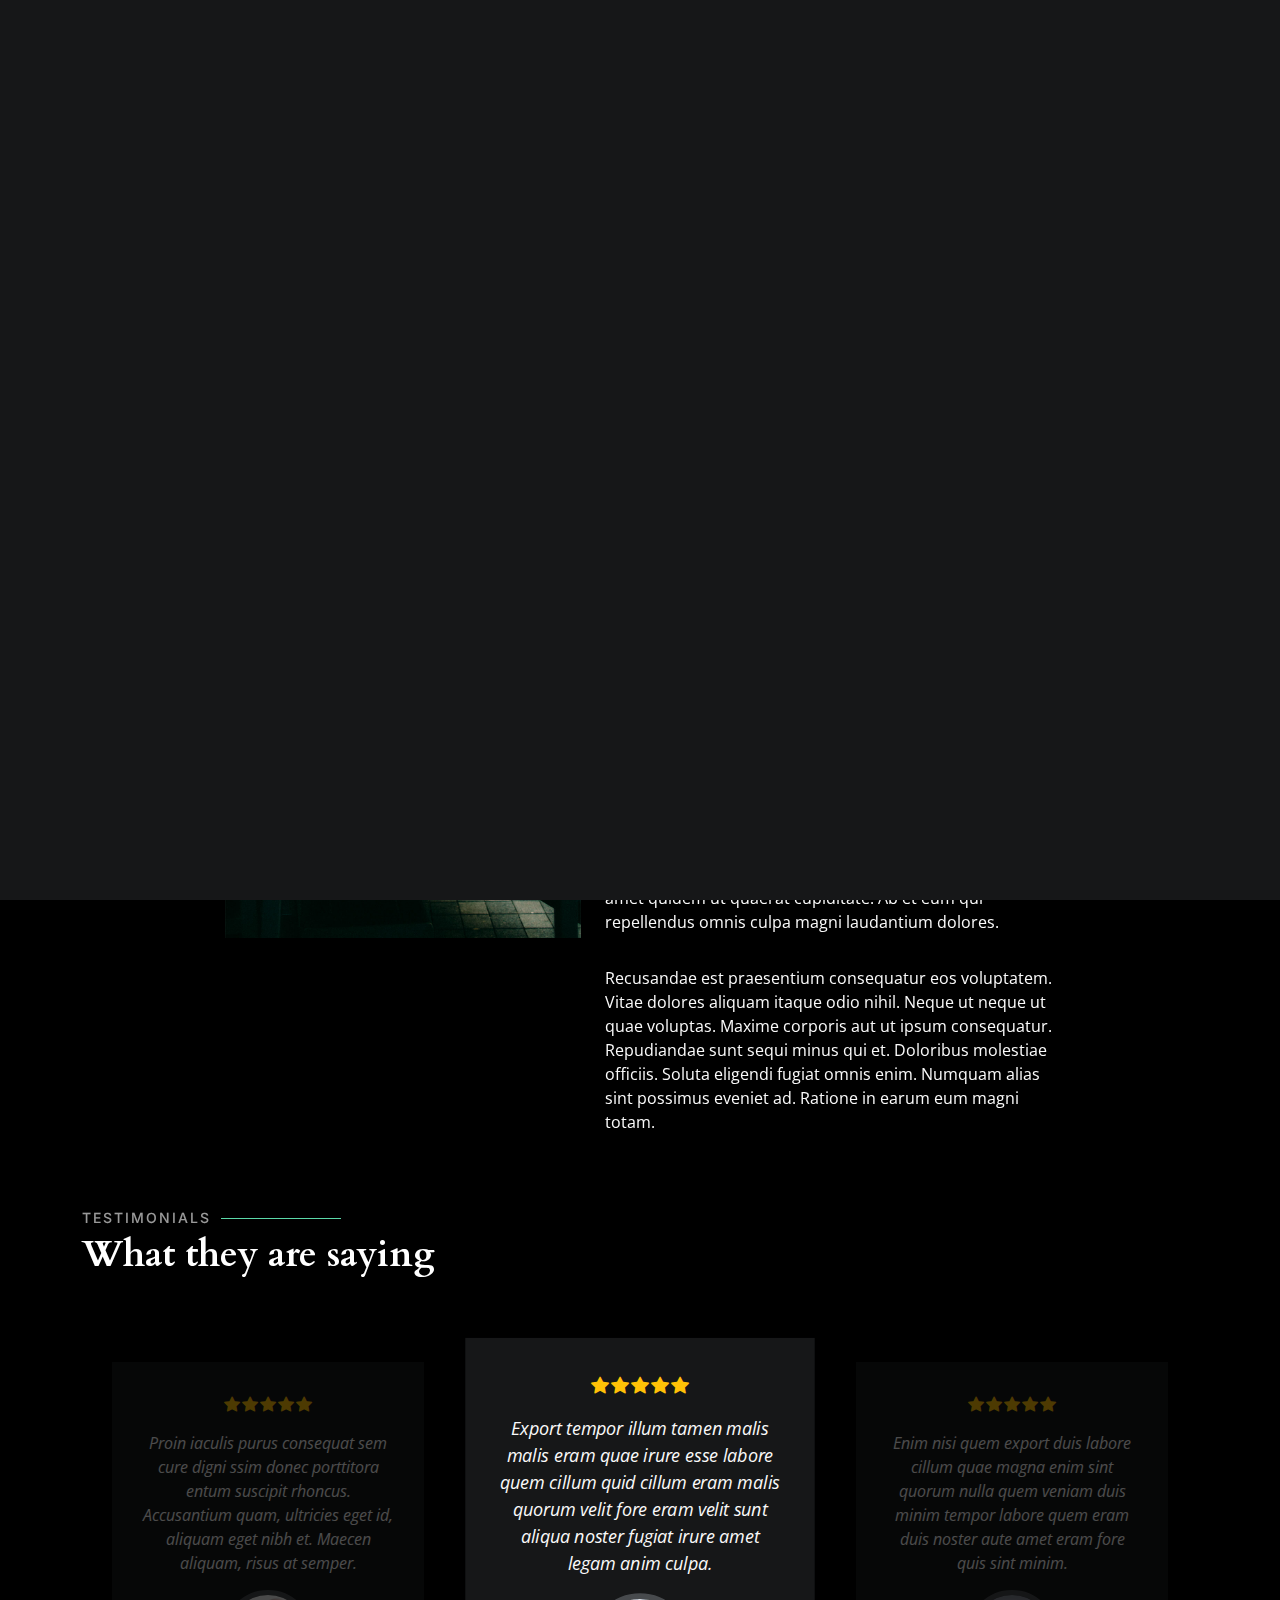
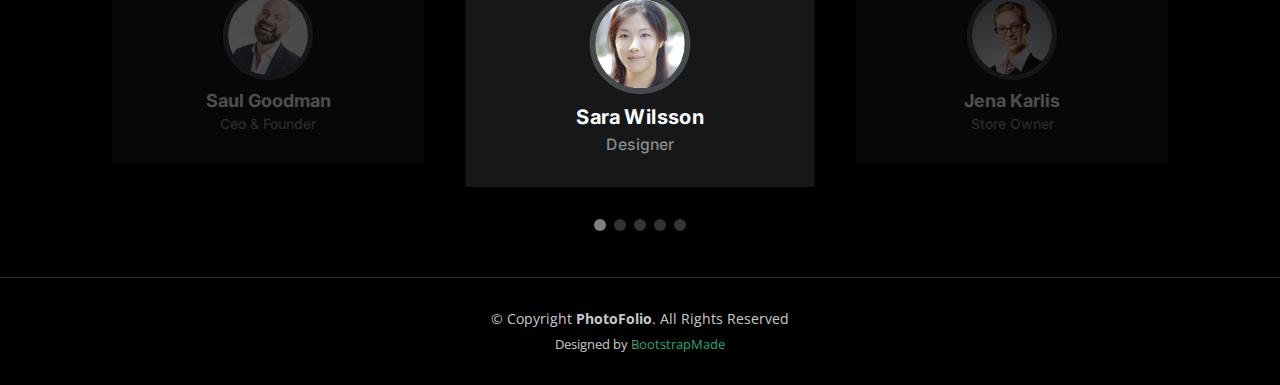
<file: EventSceneCoreAppliciation/wwwroot/PhotoFolio/about.html>
<!DOCTYPE html>
<html lang="en">

<head>
  <meta charset="utf-8">
  <meta content="width=device-width, initial-scale=1.0" name="viewport">

  <title>PhotoFolio Bootstrap Template - About</title>
  <meta content="" name="description">
  <meta content="" name="keywords">

  <!-- Favicons -->
  <link href="assets/img/favicon.png" rel="icon">
  <link href="assets/img/apple-touch-icon.png" rel="apple-touch-icon">

  <!-- Google Fonts -->
  <link rel="preconnect" href="https://fonts.googleapis.com">
  <link rel="preconnect" href="https://fonts.gstatic.com" crossorigin>
  <link href="https://fonts.googleapis.com/css2?family=Open+Sans:ital,wght@0,300;0,400;0,500;0,600;0,700;1,300;1,400;1,600;1,700&family=Inter:ital,wght@0,300;0,400;0,500;0,600;0,700;1,300;1,400;1,500;1,600;1,700&family=Cardo:ital,wght@0,400;0,700;1,400&display=swap" rel="stylesheet">

  <!-- Vendor CSS Files -->
  <link href="assets/vendor/bootstrap/css/bootstrap.min.css" rel="stylesheet">
  <link href="assets/vendor/bootstrap-icons/bootstrap-icons.css" rel="stylesheet">
  <link href="assets/vendor/swiper/swiper-bundle.min.css" rel="stylesheet">
  <link href="assets/vendor/glightbox/css/glightbox.min.css" rel="stylesheet">
  <link href="assets/vendor/aos/aos.css" rel="stylesheet">

  <!-- Template Main CSS File -->
  <link href="assets/css/main.css" rel="stylesheet">

  <!-- =======================================================
  * Template Name: PhotoFolio - v1.2.0
  * Template URL: https://bootstrapmade.com/photofolio-bootstrap-photography-website-template/
  * Author: BootstrapMade.com
  * License: https://bootstrapmade.com/license/
  ======================================================== -->
</head>

<body>

  <!-- ======= Header ======= -->
  <header id="header" class="header d-flex align-items-center fixed-top">
    <div class="container-fluid d-flex align-items-center justify-content-between">

      <a href="index.html" class="logo d-flex align-items-center  me-auto me-lg-0">
        <!-- Uncomment the line below if you also wish to use an image logo -->
        <!-- <img src="assets/img/logo.png" alt=""> -->
        <i class="bi bi-camera"></i>
        <h1>PhotoFolio</h1>
      </a>

      <nav id="navbar" class="navbar">
        <ul>
          <li><a href="index.html">Home</a></li>
          <li><a href="about.html" class="active">About</a></li>
          <li class="dropdown"><a href="#"><span>Gallery</span> <i class="bi bi-chevron-down dropdown-indicator"></i></a>
            <ul>
              <li><a href="gallery.html">Nature</a></li>
              <li><a href="gallery.html">People</a></li>
              <li><a href="gallery.html">Architecture</a></li>
              <li><a href="gallery.html">Animals</a></li>
              <li><a href="gallery.html">Sports</a></li>
              <li><a href="gallery.html">Travel</a></li>
              <li class="dropdown"><a href="#"><span>Sub Menu</span> <i class="bi bi-chevron-down dropdown-indicator"></i></a>
                <ul>
                  <li><a href="#">Sub Menu 1</a></li>
                  <li><a href="#">Sub Menu 2</a></li>
                  <li><a href="#">Sub Menu 3</a></li>
                </ul>
              </li>
            </ul>
          </li>
          <li><a href="services.html">Services</a></li>
          <li><a href="contact.html">Contact</a></li>
        </ul>
      </nav><!-- .navbar -->

      <div class="header-social-links">
        <a href="#" class="twitter"><i class="bi bi-twitter"></i></a>
        <a href="#" class="facebook"><i class="bi bi-facebook"></i></a>
        <a href="#" class="instagram"><i class="bi bi-instagram"></i></a>
        <a href="#" class="linkedin"><i class="bi bi-linkedin"></i></i></a>
      </div>
      <i class="mobile-nav-toggle mobile-nav-show bi bi-list"></i>
      <i class="mobile-nav-toggle mobile-nav-hide d-none bi bi-x"></i>

    </div>
  </header><!-- End Header -->

  <main id="main" data-aos="fade" data-aos-delay="1500">

    <!-- ======= End Page Header ======= -->
    <div class="page-header d-flex align-items-center">
      <div class="container position-relative">
        <div class="row d-flex justify-content-center">
          <div class="col-lg-6 text-center">
            <h2>About</h2>
            <p>Odio et unde deleniti. Deserunt numquam exercitationem. Officiis quo odio sint voluptas consequatur ut a odio voluptatem. Sit dolorum debitis veritatis natus dolores. Quasi ratione sint. Sit quaerat ipsum dolorem.</p>

            <a class="cta-btn" href="contact.html">Available for hire</a>

          </div>
        </div>
      </div>
    </div><!-- End Page Header -->

    <!-- ======= About Section ======= -->
    <section id="about" class="about">
      <div class="container">

        <div class="row gy-4 justify-content-center">
          <div class="col-lg-4">
            <img src="assets/img/profile-img.jpg" class="img-fluid" alt="">
          </div>
          <div class="col-lg-5 content">
            <h2>Professional Photographer from New York</h2>
            <p class="fst-italic py-3">
              Lorem ipsum dolor sit amet, consectetur adipiscing elit, sed do eiusmod tempor incididunt ut labore et dolore
              magna aliqua.
            </p>
            <div class="row">
              <div class="col-lg-6">
                <ul>
                  <li><i class="bi bi-chevron-right"></i> <strong>Birthday:</strong> <span>1 May 1995</span></li>
                  <li><i class="bi bi-chevron-right"></i> <strong>Website:</strong> <span>www.example.com</span></li>
                  <li><i class="bi bi-chevron-right"></i> <strong>Phone:</strong> <span>+123 456 7890</span></li>
                  <li><i class="bi bi-chevron-right"></i> <strong>City:</strong> <span>New York, USA</span></li>
                </ul>
              </div>
              <div class="col-lg-6">
                <ul>
                  <li><i class="bi bi-chevron-right"></i> <strong>Age:</strong> <span>30</span></li>
                  <li><i class="bi bi-chevron-right"></i> <strong>Degree:</strong> <span>Master</span></li>
                  <li><i class="bi bi-chevron-right"></i> <strong>PhEmailone:</strong> <span>email@example.com</span></li>
                  <li><i class="bi bi-chevron-right"></i> <strong>Freelance:</strong> <span>Available</span></li>
                </ul>
              </div>
            </div>
            <p class="py-3">
              Officiis eligendi itaque labore et dolorum mollitia officiis optio vero. Quisquam sunt adipisci omnis et ut. Nulla accusantium dolor incidunt officia tempore. Et eius omnis.
              Cupiditate ut dicta maxime officiis quidem quia. Sed et consectetur qui quia repellendus itaque neque. Aliquid amet quidem ut quaerat cupiditate. Ab et eum qui repellendus omnis culpa magni laudantium dolores.
            </p>
            <p class="m-0">
              Recusandae est praesentium consequatur eos voluptatem. Vitae dolores aliquam itaque odio nihil. Neque ut neque ut quae voluptas. Maxime corporis aut ut ipsum consequatur. Repudiandae sunt sequi minus qui et. Doloribus molestiae officiis.
              Soluta eligendi fugiat omnis enim. Numquam alias sint possimus eveniet ad. Ratione in earum eum magni totam.
            </p>
          </div>
        </div>

      </div>
    </section><!-- End About Section -->

    <!-- ======= Testimonials Section ======= -->
    <section id="testimonials" class="testimonials">
      <div class="container">

        <div class="section-header">
          <h2>Testimonials</h2>
          <p>What they are saying</p>
        </div>

        <div class="slides-3 swiper">
          <div class="swiper-wrapper">

            <div class="swiper-slide">
              <div class="testimonial-item">
                <div class="stars">
                  <i class="bi bi-star-fill"></i><i class="bi bi-star-fill"></i><i class="bi bi-star-fill"></i><i class="bi bi-star-fill"></i><i class="bi bi-star-fill"></i>
                </div>
                <p>
                  Proin iaculis purus consequat sem cure digni ssim donec porttitora entum suscipit rhoncus. Accusantium quam, ultricies eget id, aliquam eget nibh et. Maecen aliquam, risus at semper.
                </p>
                <div class="profile mt-auto">
                  <img src="assets/img/testimonials/testimonials-1.jpg" class="testimonial-img" alt="">
                  <h3>Saul Goodman</h3>
                  <h4>Ceo &amp; Founder</h4>
                </div>
              </div>
            </div><!-- End testimonial item -->

            <div class="swiper-slide">
              <div class="testimonial-item">
                <div class="stars">
                  <i class="bi bi-star-fill"></i><i class="bi bi-star-fill"></i><i class="bi bi-star-fill"></i><i class="bi bi-star-fill"></i><i class="bi bi-star-fill"></i>
                </div>
                <p>
                  Export tempor illum tamen malis malis eram quae irure esse labore quem cillum quid cillum eram malis quorum velit fore eram velit sunt aliqua noster fugiat irure amet legam anim culpa.
                </p>
                <div class="profile mt-auto">
                  <img src="assets/img/testimonials/testimonials-2.jpg" class="testimonial-img" alt="">
                  <h3>Sara Wilsson</h3>
                  <h4>Designer</h4>
                </div>
              </div>
            </div><!-- End testimonial item -->

            <div class="swiper-slide">
              <div class="testimonial-item">
                <div class="stars">
                  <i class="bi bi-star-fill"></i><i class="bi bi-star-fill"></i><i class="bi bi-star-fill"></i><i class="bi bi-star-fill"></i><i class="bi bi-star-fill"></i>
                </div>
                <p>
                  Enim nisi quem export duis labore cillum quae magna enim sint quorum nulla quem veniam duis minim tempor labore quem eram duis noster aute amet eram fore quis sint minim.
                </p>
                <div class="profile mt-auto">
                  <img src="assets/img/testimonials/testimonials-3.jpg" class="testimonial-img" alt="">
                  <h3>Jena Karlis</h3>
                  <h4>Store Owner</h4>
                </div>
              </div>
            </div><!-- End testimonial item -->

            <div class="swiper-slide">
              <div class="testimonial-item">
                <div class="stars">
                  <i class="bi bi-star-fill"></i><i class="bi bi-star-fill"></i><i class="bi bi-star-fill"></i><i class="bi bi-star-fill"></i><i class="bi bi-star-fill"></i>
                </div>
                <p>
                  Fugiat enim eram quae cillum dolore dolor amet nulla culpa multos export minim fugiat minim velit minim dolor enim duis veniam ipsum anim magna sunt elit fore quem dolore labore illum veniam.
                </p>
                <div class="profile mt-auto">
                  <img src="assets/img/testimonials/testimonials-4.jpg" class="testimonial-img" alt="">
                  <h3>Matt Brandon</h3>
                  <h4>Freelancer</h4>
                </div>
              </div>
            </div><!-- End testimonial item -->

            <div class="swiper-slide">
              <div class="testimonial-item">
                <div class="stars">
                  <i class="bi bi-star-fill"></i><i class="bi bi-star-fill"></i><i class="bi bi-star-fill"></i><i class="bi bi-star-fill"></i><i class="bi bi-star-fill"></i>
                </div>
                <p>
                  Quis quorum aliqua sint quem legam fore sunt eram irure aliqua veniam tempor noster veniam enim culpa labore duis sunt culpa nulla illum cillum fugiat legam esse veniam culpa fore nisi cillum quid.
                </p>
                <div class="profile mt-auto">
                  <img src="assets/img/testimonials/testimonials-5.jpg" class="testimonial-img" alt="">
                  <h3>John Larson</h3>
                  <h4>Entrepreneur</h4>
                </div>
              </div>
            </div><!-- End testimonial item -->

          </div>
          <div class="swiper-pagination"></div>
        </div>

      </div>
    </section><!-- End Testimonials Section -->

  </main><!-- End #main -->

  <!-- ======= Footer ======= -->
  <footer id="footer" class="footer">
    <div class="container">
      <div class="copyright">
        &copy; Copyright <strong><span>PhotoFolio</span></strong>. All Rights Reserved
      </div>
      <div class="credits">
        <!-- All the links in the footer should remain intact. -->
        <!-- You can delete the links only if you purchased the pro version. -->
        <!-- Licensing information: https://bootstrapmade.com/license/ -->
        <!-- Purchase the pro version with working PHP/AJAX contact form: https://bootstrapmade.com/photofolio-bootstrap-photography-website-template/ -->
        Designed by <a href="https://bootstrapmade.com/">BootstrapMade</a>
      </div>
    </div>
  </footer><!-- End Footer -->

  <a href="#" class="scroll-top d-flex align-items-center justify-content-center"><i class="bi bi-arrow-up-short"></i></a>

  <div id="preloader">
    <div class="line"></div>
  </div>

  <!-- Vendor JS Files -->
  <script src="assets/vendor/bootstrap/js/bootstrap.bundle.min.js"></script>
  <script src="assets/vendor/swiper/swiper-bundle.min.js"></script>
  <script src="assets/vendor/glightbox/js/glightbox.min.js"></script>
  <script src="assets/vendor/aos/aos.js"></script>
  <script src="assets/vendor/php-email-form/validate.js"></script>

  <!-- Template Main JS File -->
  <script src="assets/js/main.js"></script>

</body>

</html>
</file>
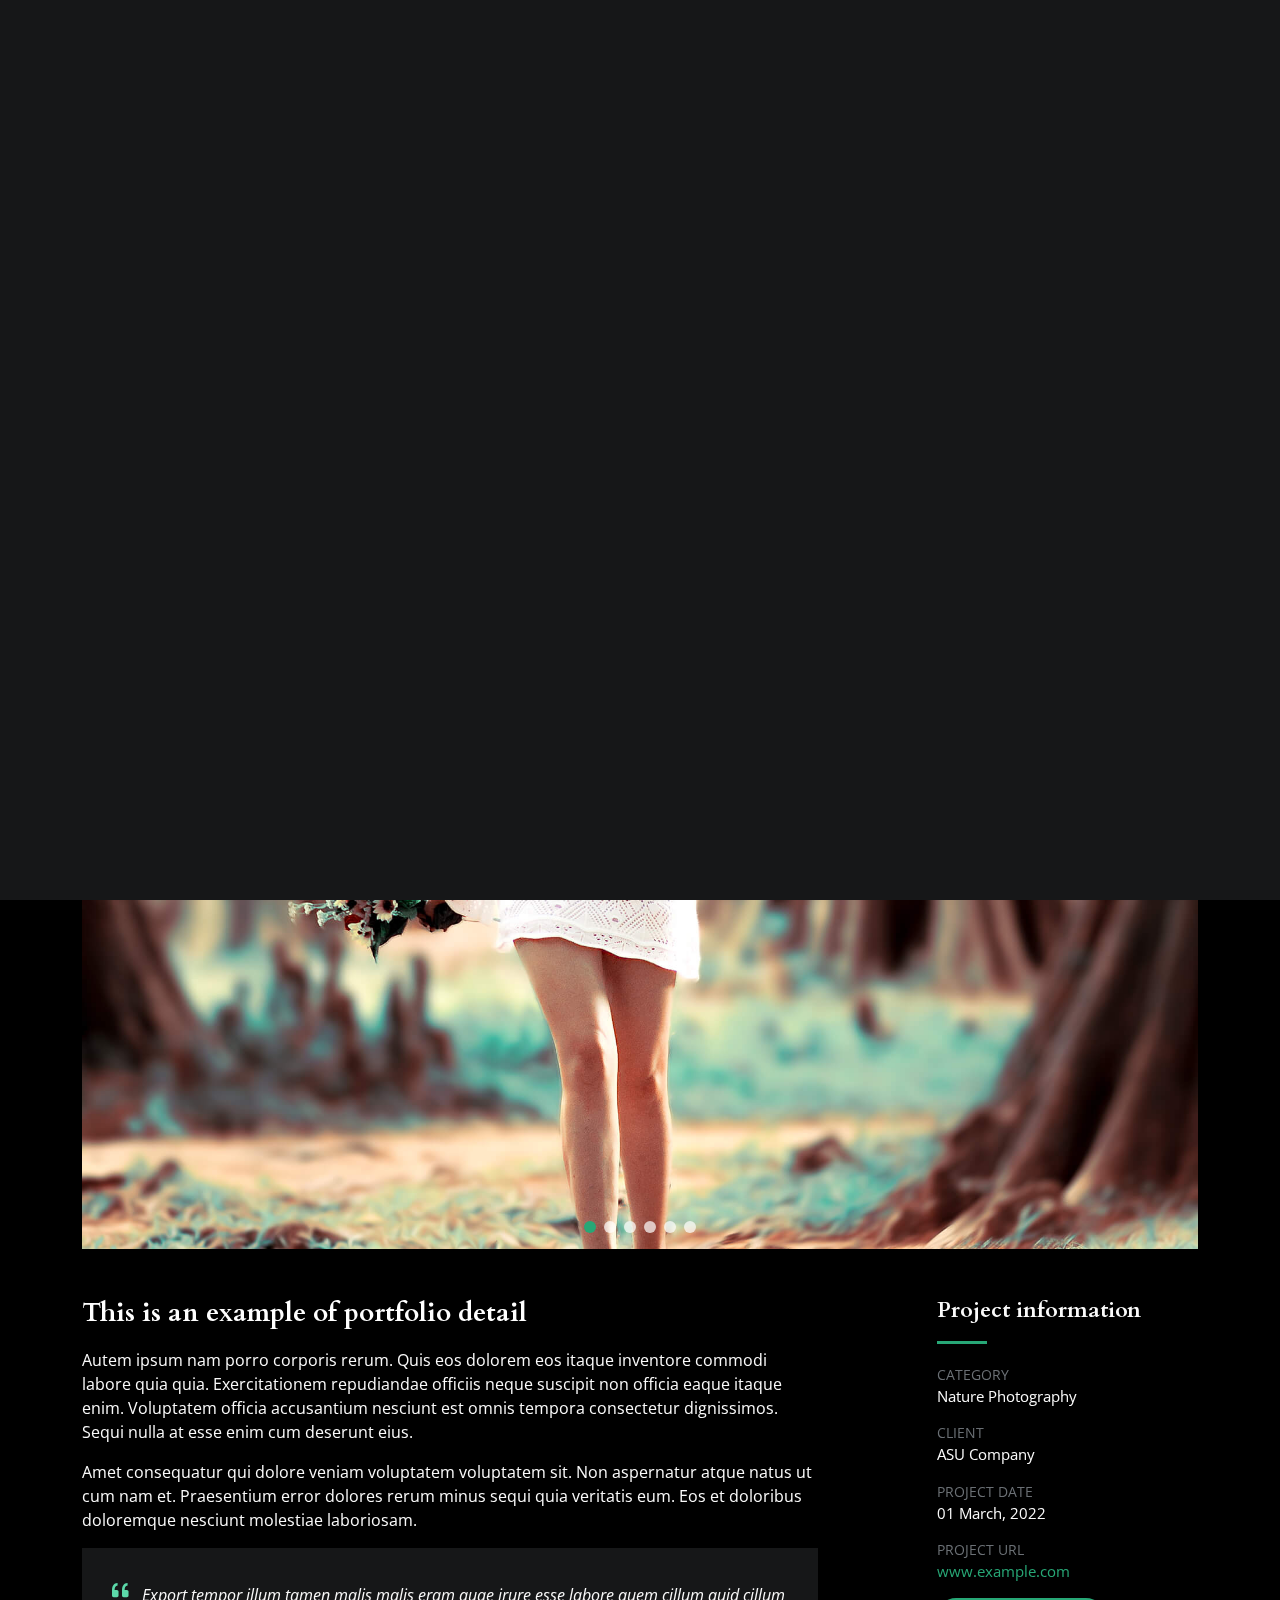
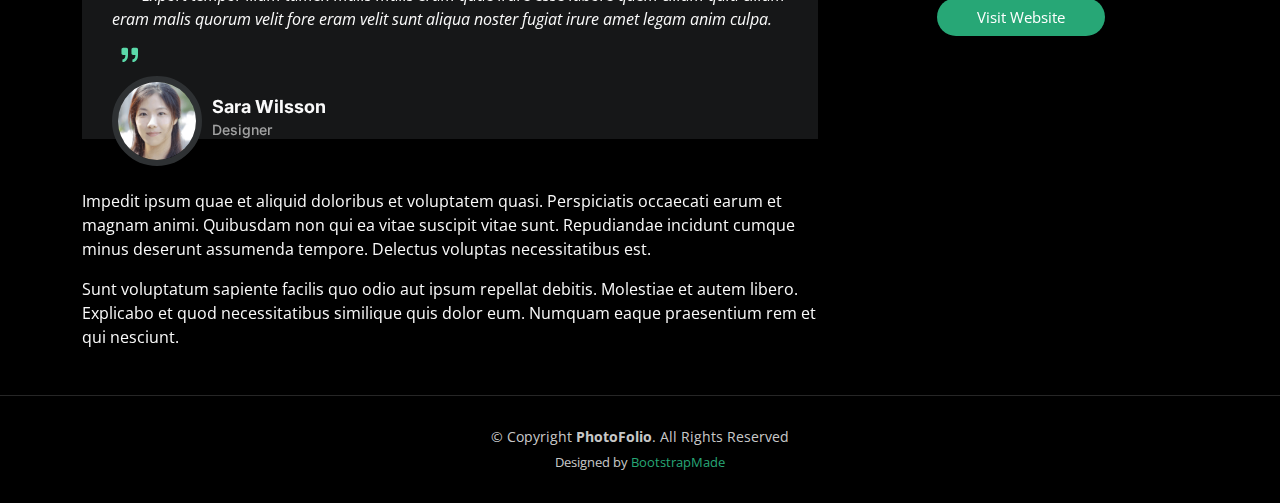
<file: EventSceneCoreAppliciation/wwwroot/PhotoFolio/gallery-single.html>
<!DOCTYPE html>
<html lang="en">

<head>
  <meta charset="utf-8">
  <meta content="width=device-width, initial-scale=1.0" name="viewport">

  <title>PhotoFolio Bootstrap Template - Gallery Single</title>
  <meta content="" name="description">
  <meta content="" name="keywords">

  <!-- Favicons -->
  <link href="assets/img/favicon.png" rel="icon">
  <link href="assets/img/apple-touch-icon.png" rel="apple-touch-icon">

  <!-- Google Fonts -->
  <link rel="preconnect" href="https://fonts.googleapis.com">
  <link rel="preconnect" href="https://fonts.gstatic.com" crossorigin>
  <link href="https://fonts.googleapis.com/css2?family=Open+Sans:ital,wght@0,300;0,400;0,500;0,600;0,700;1,300;1,400;1,600;1,700&family=Inter:ital,wght@0,300;0,400;0,500;0,600;0,700;1,300;1,400;1,500;1,600;1,700&family=Cardo:ital,wght@0,400;0,700;1,400&display=swap" rel="stylesheet">

  <!-- Vendor CSS Files -->
  <link href="assets/vendor/bootstrap/css/bootstrap.min.css" rel="stylesheet">
  <link href="assets/vendor/bootstrap-icons/bootstrap-icons.css" rel="stylesheet">
  <link href="assets/vendor/swiper/swiper-bundle.min.css" rel="stylesheet">
  <link href="assets/vendor/glightbox/css/glightbox.min.css" rel="stylesheet">
  <link href="assets/vendor/aos/aos.css" rel="stylesheet">

  <!-- Template Main CSS File -->
  <link href="assets/css/main.css" rel="stylesheet">

  <!-- =======================================================
  * Template Name: PhotoFolio - v1.2.0
  * Template URL: https://bootstrapmade.com/photofolio-bootstrap-photography-website-template/
  * Author: BootstrapMade.com
  * License: https://bootstrapmade.com/license/
  ======================================================== -->
</head>

<body>

  <!-- ======= Header ======= -->
  <header id="header" class="header d-flex align-items-center fixed-top">
    <div class="container-fluid d-flex align-items-center justify-content-between">

      <a href="index.html" class="logo d-flex align-items-center  me-auto me-lg-0">
        <!-- Uncomment the line below if you also wish to use an image logo -->
        <!-- <img src="assets/img/logo.png" alt=""> -->
        <i class="bi bi-camera"></i>
        <h1>PhotoFolio</h1>
      </a>

      <nav id="navbar" class="navbar">
        <ul>
          <li><a href="index.html">Home</a></li>
          <li><a href="about.html">About</a></li>
          <li class="dropdown"><a href="#"><span>Gallery</span> <i class="bi bi-chevron-down dropdown-indicator"></i></a>
            <ul>
              <li><a href="gallery.html" class="active">Nature</a></li>
              <li><a href="gallery.html">People</a></li>
              <li><a href="gallery.html">Architecture</a></li>
              <li><a href="gallery.html">Animals</a></li>
              <li><a href="gallery.html">Sports</a></li>
              <li><a href="gallery.html">Travel</a></li>
              <li class="dropdown"><a href="#"><span>Sub Menu</span> <i class="bi bi-chevron-down dropdown-indicator"></i></a>
                <ul>
                  <li><a href="#">Sub Menu 1</a></li>
                  <li><a href="#">Sub Menu 2</a></li>
                  <li><a href="#">Sub Menu 3</a></li>
                </ul>
              </li>
            </ul>
          </li>
          <li><a href="services.html">Services</a></li>
          <li><a href="contact.html">Contact</a></li>
        </ul>
      </nav><!-- .navbar -->

      <div class="header-social-links">
        <a href="#" class="twitter"><i class="bi bi-twitter"></i></a>
        <a href="#" class="facebook"><i class="bi bi-facebook"></i></a>
        <a href="#" class="instagram"><i class="bi bi-instagram"></i></a>
        <a href="#" class="linkedin"><i class="bi bi-linkedin"></i></i></a>
      </div>
      <i class="mobile-nav-toggle mobile-nav-show bi bi-list"></i>
      <i class="mobile-nav-toggle mobile-nav-hide d-none bi bi-x"></i>

    </div>
  </header><!-- End Header -->

  <main id="main" data-aos="fade" data-aos-delay="1500">

    <!-- ======= End Page Header ======= -->
    <div class="page-header d-flex align-items-center">
      <div class="container position-relative">
        <div class="row d-flex justify-content-center">
          <div class="col-lg-6 text-center">
            <h2>Gallery Single</h2>
            <p>Odio et unde deleniti. Deserunt numquam exercitationem. Officiis quo odio sint voluptas consequatur ut a odio voluptatem. Sit dolorum debitis veritatis natus dolores. Quasi ratione sint. Sit quaerat ipsum dolorem.</p>

            <a class="cta-btn" href="contact.html">Available for hire</a>

          </div>
        </div>
      </div>
    </div><!-- End Page Header -->

    <!-- ======= Gallery Single Section ======= -->
    <section id="gallery-single" class="gallery-single">
      <div class="container">

        <div class="position-relative h-100">
          <div class="slides-1 portfolio-details-slider swiper">
            <div class="swiper-wrapper align-items-center">

              <div class="swiper-slide">
                <img src="assets/img/gallery/gallery-8.jpg" alt="">
              </div>
              <div class="swiper-slide">
                <img src="assets/img/gallery/gallery-9.jpg" alt="">
              </div>
              <div class="swiper-slide">
                <img src="assets/img/gallery/gallery-10.jpg" alt="">
              </div>
              <div class="swiper-slide">
                <img src="assets/img/gallery/gallery-11.jpg" alt="">
              </div>
              <div class="swiper-slide">
                <img src="assets/img/gallery/gallery-12.jpg" alt="">
              </div>
              <div class="swiper-slide">
                <img src="assets/img/gallery/gallery-13.jpg" alt="">
              </div>

            </div>
            <div class="swiper-pagination"></div>
          </div>
          <div class="swiper-button-prev"></div>
          <div class="swiper-button-next"></div>

        </div>

        <div class="row justify-content-between gy-4 mt-4">

          <div class="col-lg-8">
            <div class="portfolio-description">
              <h2>This is an example of portfolio detail</h2>
              <p>
                Autem ipsum nam porro corporis rerum. Quis eos dolorem eos itaque inventore commodi labore quia quia. Exercitationem repudiandae officiis neque suscipit non officia eaque itaque enim. Voluptatem officia accusantium nesciunt est omnis tempora consectetur dignissimos. Sequi nulla at esse enim cum deserunt eius.
              </p>
              <p>
                Amet consequatur qui dolore veniam voluptatem voluptatem sit. Non aspernatur atque natus ut cum nam et. Praesentium error dolores rerum minus sequi quia veritatis eum. Eos et doloribus doloremque nesciunt molestiae laboriosam.
              </p>

              <div class="testimonial-item">
                <p>
                  <i class="bi bi-quote quote-icon-left"></i>
                  Export tempor illum tamen malis malis eram quae irure esse labore quem cillum quid cillum eram malis quorum velit fore eram velit sunt aliqua noster fugiat irure amet legam anim culpa.
                  <i class="bi bi-quote quote-icon-right"></i>
                </p>
                <div>
                  <img src="assets/img/testimonials/testimonials-2.jpg" class="testimonial-img" alt="">
                  <h3>Sara Wilsson</h3>
                  <h4>Designer</h4>
                </div>
              </div>

              <p>
                Impedit ipsum quae et aliquid doloribus et voluptatem quasi. Perspiciatis occaecati earum et magnam animi. Quibusdam non qui ea vitae suscipit vitae sunt. Repudiandae incidunt cumque minus deserunt assumenda tempore. Delectus voluptas necessitatibus est.

              <p>
                Sunt voluptatum sapiente facilis quo odio aut ipsum repellat debitis. Molestiae et autem libero. Explicabo et quod necessitatibus similique quis dolor eum. Numquam eaque praesentium rem et qui nesciunt.
              </p>

            </div>
          </div>

          <div class="col-lg-3">
            <div class="portfolio-info">
              <h3>Project information</h3>
              <ul>
                <li><strong>Category</strong> <span>Nature Photography</span></li>
                <li><strong>Client</strong> <span>ASU Company</span></li>
                <li><strong>Project date</strong> <span>01 March, 2022</span></li>
                <li><strong>Project URL</strong> <a href="#">www.example.com</a></li>
                <li><a href="#" class="btn-visit align-self-start">Visit Website</a></li>
              </ul>
            </div>
          </div>

        </div>

      </div>
    </section><!-- End Gallery Single Section -->

  </main><!-- End #main -->

  <!-- ======= Footer ======= -->
  <footer id="footer" class="footer">
    <div class="container">
      <div class="copyright">
        &copy; Copyright <strong><span>PhotoFolio</span></strong>. All Rights Reserved
      </div>
      <div class="credits">
        <!-- All the links in the footer should remain intact. -->
        <!-- You can delete the links only if you purchased the pro version. -->
        <!-- Licensing information: https://bootstrapmade.com/license/ -->
        <!-- Purchase the pro version with working PHP/AJAX contact form: https://bootstrapmade.com/photofolio-bootstrap-photography-website-template/ -->
        Designed by <a href="https://bootstrapmade.com/">BootstrapMade</a>
      </div>
    </div>
  </footer><!-- End Footer -->

  <a href="#" class="scroll-top d-flex align-items-center justify-content-center"><i class="bi bi-arrow-up-short"></i></a>

  <div id="preloader">
    <div class="line"></div>
  </div>

  <!-- Vendor JS Files -->
  <script src="assets/vendor/bootstrap/js/bootstrap.bundle.min.js"></script>
  <script src="assets/vendor/swiper/swiper-bundle.min.js"></script>
  <script src="assets/vendor/glightbox/js/glightbox.min.js"></script>
  <script src="assets/vendor/aos/aos.js"></script>
  <script src="assets/vendor/php-email-form/validate.js"></script>

  <!-- Template Main JS File -->
  <script src="assets/js/main.js"></script>

</body>

</html>
</file>
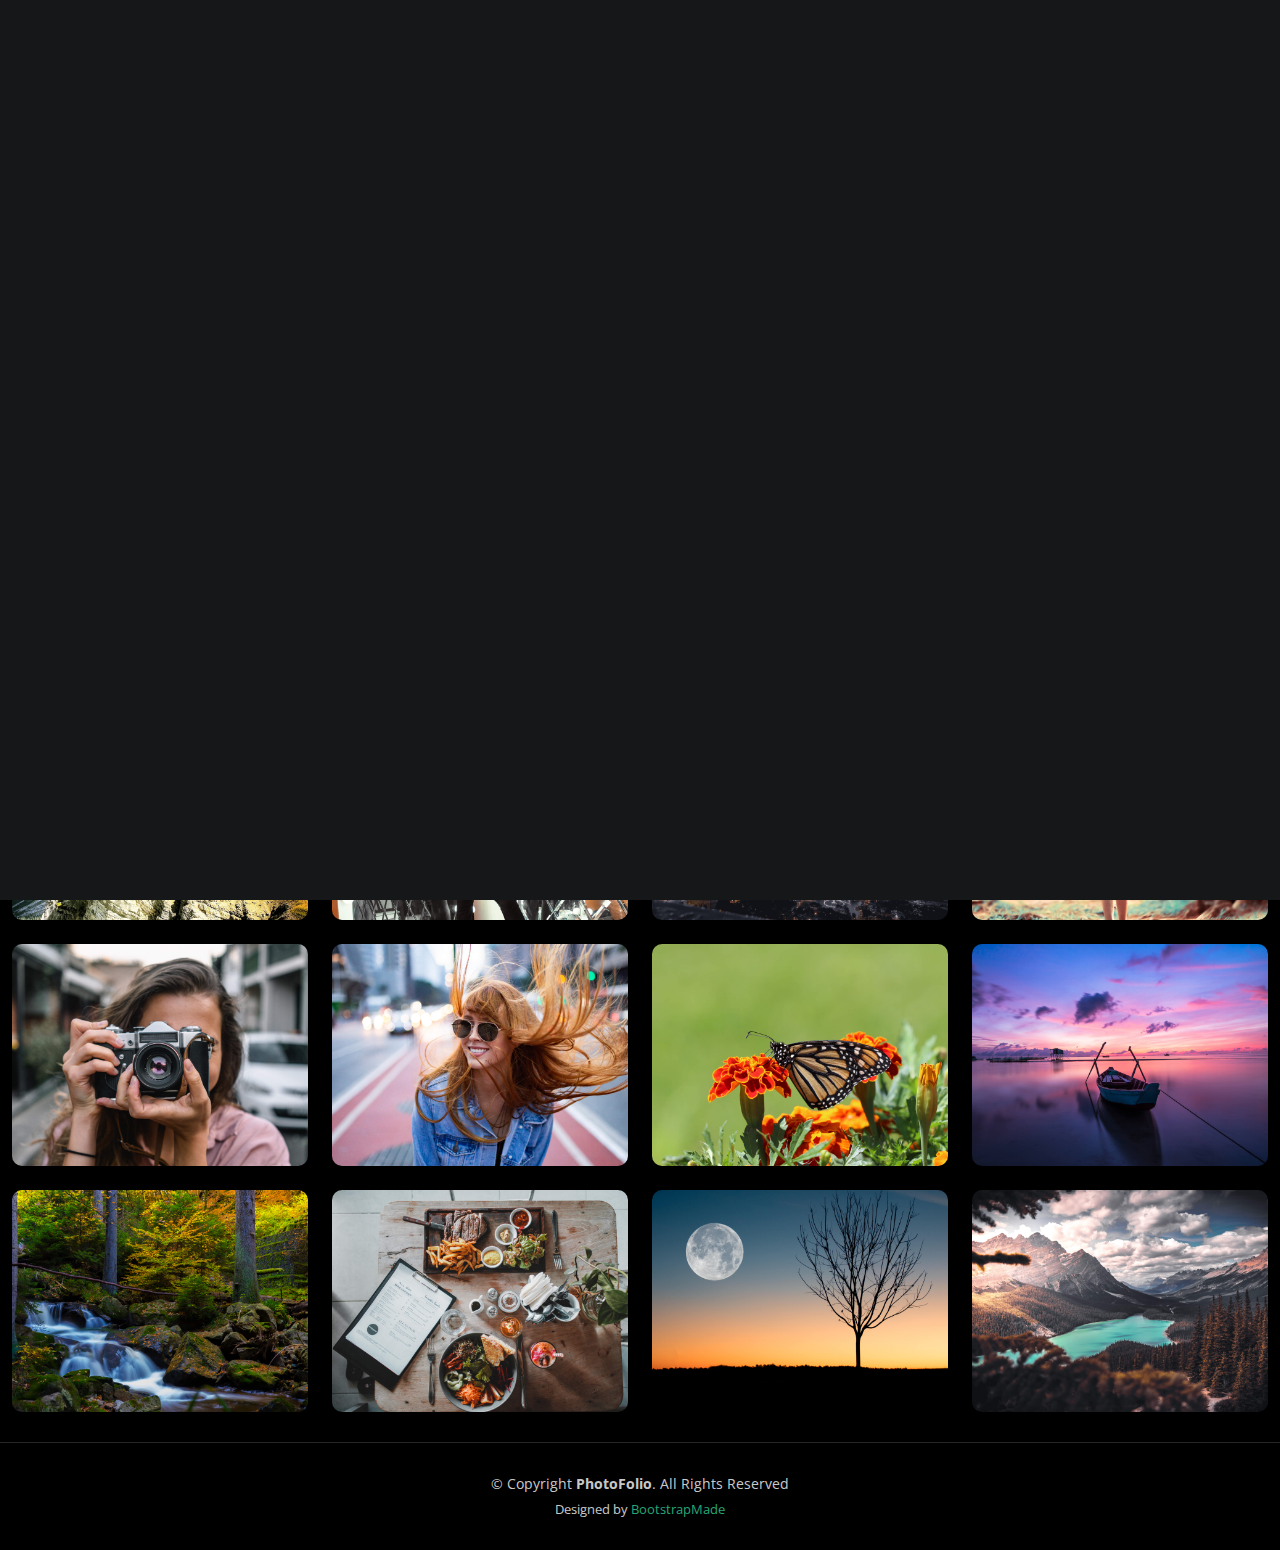
<file: EventSceneCoreAppliciation/wwwroot/PhotoFolio/gallery.html>
<!DOCTYPE html>
<html lang="en">

<head>
  <meta charset="utf-8">
  <meta content="width=device-width, initial-scale=1.0" name="viewport">

  <title>PhotoFolio Bootstrap Template - Gallery</title>
  <meta content="" name="description">
  <meta content="" name="keywords">

  <!-- Favicons -->
  <link href="assets/img/favicon.png" rel="icon">
  <link href="assets/img/apple-touch-icon.png" rel="apple-touch-icon">

  <!-- Google Fonts -->
  <link rel="preconnect" href="https://fonts.googleapis.com">
  <link rel="preconnect" href="https://fonts.gstatic.com" crossorigin>
  <link href="https://fonts.googleapis.com/css2?family=Open+Sans:ital,wght@0,300;0,400;0,500;0,600;0,700;1,300;1,400;1,600;1,700&family=Inter:ital,wght@0,300;0,400;0,500;0,600;0,700;1,300;1,400;1,500;1,600;1,700&family=Cardo:ital,wght@0,400;0,700;1,400&display=swap" rel="stylesheet">

  <!-- Vendor CSS Files -->
  <link href="assets/vendor/bootstrap/css/bootstrap.min.css" rel="stylesheet">
  <link href="assets/vendor/bootstrap-icons/bootstrap-icons.css" rel="stylesheet">
  <link href="assets/vendor/swiper/swiper-bundle.min.css" rel="stylesheet">
  <link href="assets/vendor/glightbox/css/glightbox.min.css" rel="stylesheet">
  <link href="assets/vendor/aos/aos.css" rel="stylesheet">

  <!-- Template Main CSS File -->
  <link href="assets/css/main.css" rel="stylesheet">

  <!-- =======================================================
  * Template Name: PhotoFolio - v1.2.0
  * Template URL: https://bootstrapmade.com/photofolio-bootstrap-photography-website-template/
  * Author: BootstrapMade.com
  * License: https://bootstrapmade.com/license/
  ======================================================== -->
</head>

<body>

  <!-- ======= Header ======= -->
  <header id="header" class="header d-flex align-items-center fixed-top">
    <div class="container-fluid d-flex align-items-center justify-content-between">

      <a href="index.html" class="logo d-flex align-items-center  me-auto me-lg-0">
        <!-- Uncomment the line below if you also wish to use an image logo -->
        <!-- <img src="assets/img/logo.png" alt=""> -->
        <i class="bi bi-camera"></i>
        <h1>PhotoFolio</h1>
      </a>

      <nav id="navbar" class="navbar">
        <ul>
          <li><a href="index.html">Home</a></li>
          <li><a href="about.html">About</a></li>
          <li class="dropdown"><a href="#" class="active"><span>Gallery</span> <i class="bi bi-chevron-down dropdown-indicator"></i></a>
            <ul>
              <li><a href="gallery.html">Nature</a></li>
              <li><a href="gallery.html">People</a></li>
              <li><a href="gallery.html">Architecture</a></li>
              <li><a href="gallery.html">Animals</a></li>
              <li><a href="gallery.html">Sports</a></li>
              <li><a href="gallery.html">Travel</a></li>
              <li class="dropdown"><a href="#"><span>Sub Menu</span> <i class="bi bi-chevron-down dropdown-indicator"></i></a>
                <ul>
                  <li><a href="#">Sub Menu 1</a></li>
                  <li><a href="#">Sub Menu 2</a></li>
                  <li><a href="#">Sub Menu 3</a></li>
                </ul>
              </li>
            </ul>
          </li>
          <li><a href="services.html">Services</a></li>
          <li><a href="contact.html">Contact</a></li>
        </ul>
      </nav><!-- .navbar -->

      <div class="header-social-links">
        <a href="#" class="twitter"><i class="bi bi-twitter"></i></a>
        <a href="#" class="facebook"><i class="bi bi-facebook"></i></a>
        <a href="#" class="instagram"><i class="bi bi-instagram"></i></a>
        <a href="#" class="linkedin"><i class="bi bi-linkedin"></i></i></a>
      </div>
      <i class="mobile-nav-toggle mobile-nav-show bi bi-list"></i>
      <i class="mobile-nav-toggle mobile-nav-hide d-none bi bi-x"></i>

    </div>
  </header><!-- End Header -->

  <main id="main" data-aos="fade" data-aos-delay="1500">

    <!-- ======= End Page Header ======= -->
    <div class="page-header d-flex align-items-center">
      <div class="container position-relative">
        <div class="row d-flex justify-content-center">
          <div class="col-lg-6 text-center">
            <h2>Nature (16 images)</h2>
            <p>Odio et unde deleniti. Deserunt numquam exercitationem. Officiis quo odio sint voluptas consequatur ut a odio voluptatem. Sit dolorum debitis veritatis natus dolores. Quasi ratione sint. Sit quaerat ipsum dolorem.</p>

            <a class="cta-btn" href="contact.html">Available for hire</a>

          </div>
        </div>
      </div>
    </div><!-- End Page Header -->

    <!-- ======= Gallery Section ======= -->
    <section id="gallery" class="gallery">
      <div class="container-fluid">

        <div class="row gy-4 justify-content-center">
          <div class="col-xl-3 col-lg-4 col-md-6">
            <div class="gallery-item h-100">
              <img src="assets/img/gallery/gallery-1.jpg" class="img-fluid" alt="">
              <div class="gallery-links d-flex align-items-center justify-content-center">
                <a href="assets/img/gallery/gallery-1.jpg" title="Gallery 1" class="glightbox preview-link"><i class="bi bi-arrows-angle-expand"></i></a>
                <a href="gallery-single.html" class="details-link"><i class="bi bi-link-45deg"></i></a>
              </div>
            </div>
          </div><!-- End Gallery Item -->
          <div class="col-xl-3 col-lg-4 col-md-6">
            <div class="gallery-item h-100">
              <img src="assets/img/gallery/gallery-2.jpg" class="img-fluid" alt="">
              <div class="gallery-links d-flex align-items-center justify-content-center">
                <a href="assets/img/gallery/gallery-2.jpg" title="Gallery 2" class="glightbox preview-link"><i class="bi bi-arrows-angle-expand"></i></a>
                <a href="gallery-single.html" class="details-link"><i class="bi bi-link-45deg"></i></a>
              </div>
            </div>
          </div><!-- End Gallery Item -->
          <div class="col-xl-3 col-lg-4 col-md-6">
            <div class="gallery-item h-100">
              <img src="assets/img/gallery/gallery-3.jpg" class="img-fluid" alt="">
              <div class="gallery-links d-flex align-items-center justify-content-center">
                <a href="assets/img/gallery/gallery-3.jpg" title="Gallery 3" class="glightbox preview-link"><i class="bi bi-arrows-angle-expand"></i></a>
                <a href="gallery-single.html" class="details-link"><i class="bi bi-link-45deg"></i></a>
              </div>
            </div>
          </div><!-- End Gallery Item -->
          <div class="col-xl-3 col-lg-4 col-md-6">
            <div class="gallery-item h-100">
              <img src="assets/img/gallery/gallery-4.jpg" class="img-fluid" alt="">
              <div class="gallery-links d-flex align-items-center justify-content-center">
                <a href="assets/img/gallery/gallery-4.jpg" title="Gallery 4" class="glightbox preview-link"><i class="bi bi-arrows-angle-expand"></i></a>
                <a href="gallery-single.html" class="details-link"><i class="bi bi-link-45deg"></i></a>
              </div>
            </div>
          </div><!-- End Gallery Item -->
          <div class="col-xl-3 col-lg-4 col-md-6">
            <div class="gallery-item h-100">
              <img src="assets/img/gallery/gallery-5.jpg" class="img-fluid" alt="">
              <div class="gallery-links d-flex align-items-center justify-content-center">
                <a href="assets/img/gallery/gallery-5.jpg" title="Gallery 5" class="glightbox preview-link"><i class="bi bi-arrows-angle-expand"></i></a>
                <a href="gallery-single.html" class="details-link"><i class="bi bi-link-45deg"></i></a>
              </div>
            </div>
          </div><!-- End Gallery Item -->
          <div class="col-xl-3 col-lg-4 col-md-6">
            <div class="gallery-item h-100">
              <img src="assets/img/gallery/gallery-6.jpg" class="img-fluid" alt="">
              <div class="gallery-links d-flex align-items-center justify-content-center">
                <a href="assets/img/gallery/gallery-6.jpg" title="Gallery 6" class="glightbox preview-link"><i class="bi bi-arrows-angle-expand"></i></a>
                <a href="gallery-single.html" class="details-link"><i class="bi bi-link-45deg"></i></a>
              </div>
            </div>
          </div><!-- End Gallery Item -->
          <div class="col-xl-3 col-lg-4 col-md-6">
            <div class="gallery-item h-100">
              <img src="assets/img/gallery/gallery-7.jpg" class="img-fluid" alt="">
              <div class="gallery-links d-flex align-items-center justify-content-center">
                <a href="assets/img/gallery/gallery-7.jpg" title="Gallery 7" class="glightbox preview-link"><i class="bi bi-arrows-angle-expand"></i></a>
                <a href="gallery-single.html" class="details-link"><i class="bi bi-link-45deg"></i></a>
              </div>
            </div>
          </div><!-- End Gallery Item -->
          <div class="col-xl-3 col-lg-4 col-md-6">
            <div class="gallery-item h-100">
              <img src="assets/img/gallery/gallery-8.jpg" class="img-fluid" alt="">
              <div class="gallery-links d-flex align-items-center justify-content-center">
                <a href="assets/img/gallery/gallery-8.jpg" title="Gallery 8" class="glightbox preview-link"><i class="bi bi-arrows-angle-expand"></i></a>
                <a href="gallery-single.html" class="details-link"><i class="bi bi-link-45deg"></i></a>
              </div>
            </div>
          </div><!-- End Gallery Item -->
          <div class="col-xl-3 col-lg-4 col-md-6">
            <div class="gallery-item h-100">
              <img src="assets/img/gallery/gallery-9.jpg" class="img-fluid" alt="">
              <div class="gallery-links d-flex align-items-center justify-content-center">
                <a href="assets/img/gallery/gallery-9.jpg" title="Gallery 9" class="glightbox preview-link"><i class="bi bi-arrows-angle-expand"></i></a>
                <a href="gallery-single.html" class="details-link"><i class="bi bi-link-45deg"></i></a>
              </div>
            </div>
          </div><!-- End Gallery Item -->
          <div class="col-xl-3 col-lg-4 col-md-6">
            <div class="gallery-item h-100">
              <img src="assets/img/gallery/gallery-10.jpg" class="img-fluid" alt="">
              <div class="gallery-links d-flex align-items-center justify-content-center">
                <a href="assets/img/gallery/gallery-10.jpg" title="Gallery 10" class="glightbox preview-link"><i class="bi bi-arrows-angle-expand"></i></a>
                <a href="gallery-single.html" class="details-link"><i class="bi bi-link-45deg"></i></a>
              </div>
            </div>
          </div><!-- End Gallery Item -->
          <div class="col-xl-3 col-lg-4 col-md-6">
            <div class="gallery-item h-100">
              <img src="assets/img/gallery/gallery-11.jpg" class="img-fluid" alt="">
              <div class="gallery-links d-flex align-items-center justify-content-center">
                <a href="assets/img/gallery/gallery-11.jpg" title="Gallery 11" class="glightbox preview-link"><i class="bi bi-arrows-angle-expand"></i></a>
                <a href="gallery-single.html" class="details-link"><i class="bi bi-link-45deg"></i></a>
              </div>
            </div>
          </div><!-- End Gallery Item -->
          <div class="col-xl-3 col-lg-4 col-md-6">
            <div class="gallery-item h-100">
              <img src="assets/img/gallery/gallery-12.jpg" class="img-fluid" alt="">
              <div class="gallery-links d-flex align-items-center justify-content-center">
                <a href="assets/img/gallery/gallery-12.jpg" title="Gallery 12" class="glightbox preview-link"><i class="bi bi-arrows-angle-expand"></i></a>
                <a href="gallery-single.html" class="details-link"><i class="bi bi-link-45deg"></i></a>
              </div>
            </div>
          </div><!-- End Gallery Item -->
          <div class="col-xl-3 col-lg-4 col-md-6">
            <div class="gallery-item h-100">
              <img src="assets/img/gallery/gallery-13.jpg" class="img-fluid" alt="">
              <div class="gallery-links d-flex align-items-center justify-content-center">
                <a href="assets/img/gallery/gallery-13.jpg" title="Gallery 13" class="glightbox preview-link"><i class="bi bi-arrows-angle-expand"></i></a>
                <a href="gallery-single.html" class="details-link"><i class="bi bi-link-45deg"></i></a>
              </div>
            </div>
          </div><!-- End Gallery Item -->
          <div class="col-xl-3 col-lg-4 col-md-6">
            <div class="gallery-item h-100">
              <img src="assets/img/gallery/gallery-14.jpg" class="img-fluid" alt="">
              <div class="gallery-links d-flex align-items-center justify-content-center">
                <a href="assets/img/gallery/gallery-14.jpg" title="Gallery 14" class="glightbox preview-link"><i class="bi bi-arrows-angle-expand"></i></a>
                <a href="gallery-single.html" class="details-link"><i class="bi bi-link-45deg"></i></a>
              </div>
            </div>
          </div><!-- End Gallery Item -->
          <div class="col-xl-3 col-lg-4 col-md-6">
            <div class="gallery-item h-100">
              <img src="assets/img/gallery/gallery-15.jpg" class="img-fluid" alt="">
              <div class="gallery-links d-flex align-items-center justify-content-center">
                <a href="assets/img/gallery/gallery-15.jpg" title="Gallery 15" class="glightbox preview-link"><i class="bi bi-arrows-angle-expand"></i></a>
                <a href="gallery-single.html" class="details-link"><i class="bi bi-link-45deg"></i></a>
              </div>
            </div>
          </div><!-- End Gallery Item -->
          <div class="col-xl-3 col-lg-4 col-md-6">
            <div class="gallery-item h-100">
              <img src="assets/img/gallery/gallery-16.jpg" class="img-fluid" alt="">
              <div class="gallery-links d-flex align-items-center justify-content-center">
                <a href="assets/img/gallery/gallery-16.jpg" title="Gallery 16" class="glightbox preview-link"><i class="bi bi-arrows-angle-expand"></i></a>
                <a href="gallery-single.html" class="details-link"><i class="bi bi-link-45deg"></i></a>
              </div>
            </div>
          </div><!-- End Gallery Item -->

        </div>

      </div>
    </section><!-- End Gallery Section -->

  </main><!-- End #main -->

  <!-- ======= Footer ======= -->
  <footer id="footer" class="footer">
    <div class="container">
      <div class="copyright">
        &copy; Copyright <strong><span>PhotoFolio</span></strong>. All Rights Reserved
      </div>
      <div class="credits">
        <!-- All the links in the footer should remain intact. -->
        <!-- You can delete the links only if you purchased the pro version. -->
        <!-- Licensing information: https://bootstrapmade.com/license/ -->
        <!-- Purchase the pro version with working PHP/AJAX contact form: https://bootstrapmade.com/photofolio-bootstrap-photography-website-template/ -->
        Designed by <a href="https://bootstrapmade.com/">BootstrapMade</a>
      </div>
    </div>
  </footer><!-- End Footer -->

  <a href="#" class="scroll-top d-flex align-items-center justify-content-center"><i class="bi bi-arrow-up-short"></i></a>

  <div id="preloader">
    <div class="line"></div>
  </div>

  <!-- Vendor JS Files -->
  <script src="assets/vendor/bootstrap/js/bootstrap.bundle.min.js"></script>
  <script src="assets/vendor/swiper/swiper-bundle.min.js"></script>
  <script src="assets/vendor/glightbox/js/glightbox.min.js"></script>
  <script src="assets/vendor/aos/aos.js"></script>
  <script src="assets/vendor/php-email-form/validate.js"></script>

  <!-- Template Main JS File -->
  <script src="assets/js/main.js"></script>

</body>

</html>
</file>
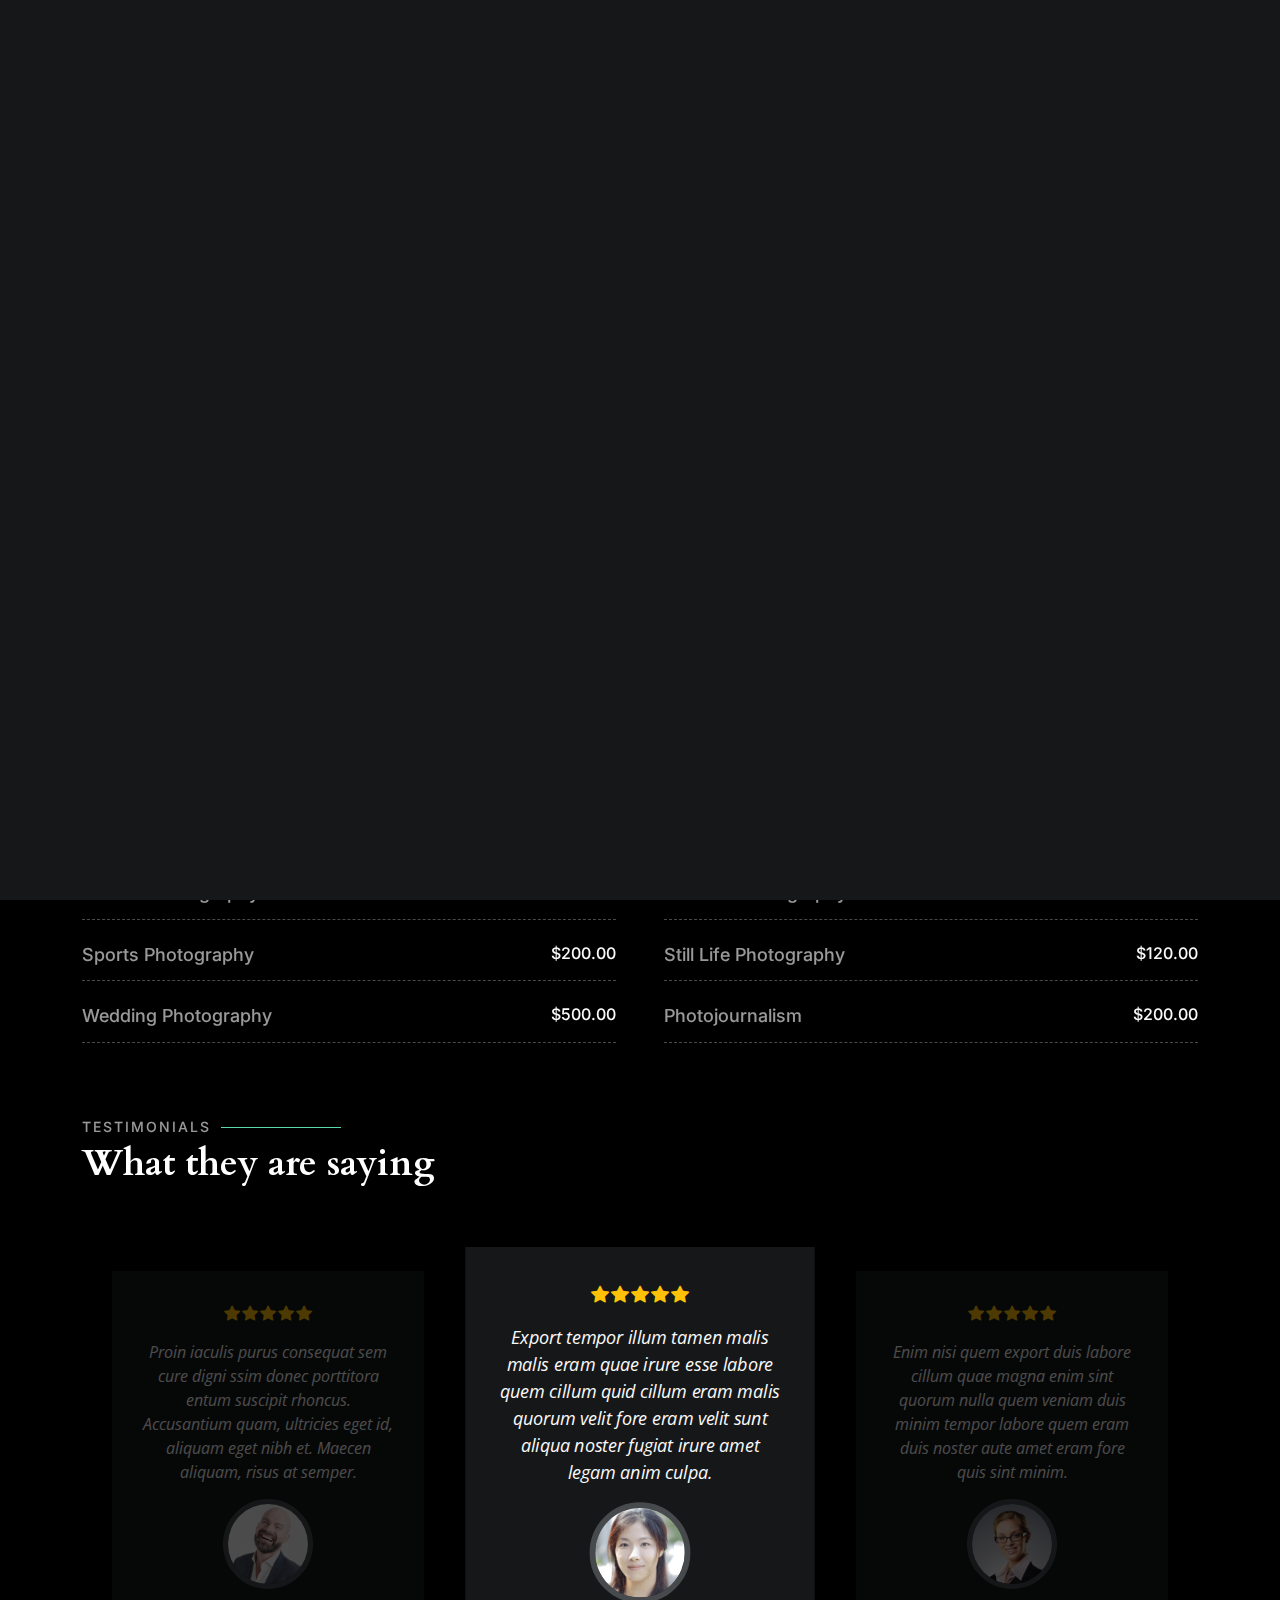
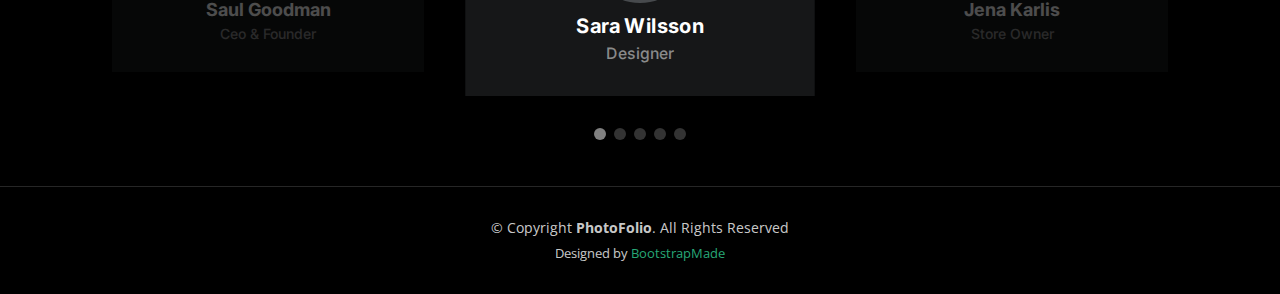
<file: EventSceneCoreAppliciation/wwwroot/PhotoFolio/services.html>
<!DOCTYPE html>
<html lang="en">

<head>
  <meta charset="utf-8">
  <meta content="width=device-width, initial-scale=1.0" name="viewport">

  <title>PhotoFolio Bootstrap Template - Services</title>
  <meta content="" name="description">
  <meta content="" name="keywords">

  <!-- Favicons -->
  <link href="assets/img/favicon.png" rel="icon">
  <link href="assets/img/apple-touch-icon.png" rel="apple-touch-icon">

  <!-- Google Fonts -->
  <link rel="preconnect" href="https://fonts.googleapis.com">
  <link rel="preconnect" href="https://fonts.gstatic.com" crossorigin>
  <link href="https://fonts.googleapis.com/css2?family=Open+Sans:ital,wght@0,300;0,400;0,500;0,600;0,700;1,300;1,400;1,600;1,700&family=Inter:ital,wght@0,300;0,400;0,500;0,600;0,700;1,300;1,400;1,500;1,600;1,700&family=Cardo:ital,wght@0,400;0,700;1,400&display=swap" rel="stylesheet">

  <!-- Vendor CSS Files -->
  <link href="assets/vendor/bootstrap/css/bootstrap.min.css" rel="stylesheet">
  <link href="assets/vendor/bootstrap-icons/bootstrap-icons.css" rel="stylesheet">
  <link href="assets/vendor/swiper/swiper-bundle.min.css" rel="stylesheet">
  <link href="assets/vendor/glightbox/css/glightbox.min.css" rel="stylesheet">
  <link href="assets/vendor/aos/aos.css" rel="stylesheet">

  <!-- Template Main CSS File -->
  <link href="assets/css/main.css" rel="stylesheet">

  <!-- =======================================================
  * Template Name: PhotoFolio - v1.2.0
  * Template URL: https://bootstrapmade.com/photofolio-bootstrap-photography-website-template/
  * Author: BootstrapMade.com
  * License: https://bootstrapmade.com/license/
  ======================================================== -->
</head>

<body>

  <!-- ======= Header ======= -->
  <header id="header" class="header d-flex align-items-center fixed-top">
    <div class="container-fluid d-flex align-items-center justify-content-between">

      <a href="index.html" class="logo d-flex align-items-center  me-auto me-lg-0">
        <!-- Uncomment the line below if you also wish to use an image logo -->
        <!-- <img src="assets/img/logo.png" alt=""> -->
        <i class="bi bi-camera"></i>
        <h1>PhotoFolio</h1>
      </a>

      <nav id="navbar" class="navbar">
        <ul>
          <li><a href="index.html">Home</a></li>
          <li><a href="about.html">About</a></li>
          <li class="dropdown"><a href="#"><span>Gallery</span> <i class="bi bi-chevron-down dropdown-indicator"></i></a>
            <ul>
              <li><a href="gallery.html">Nature</a></li>
              <li><a href="gallery.html">People</a></li>
              <li><a href="gallery.html">Architecture</a></li>
              <li><a href="gallery.html">Animals</a></li>
              <li><a href="gallery.html">Sports</a></li>
              <li><a href="gallery.html">Travel</a></li>
              <li class="dropdown"><a href="#"><span>Sub Menu</span> <i class="bi bi-chevron-down dropdown-indicator"></i></a>
                <ul>
                  <li><a href="#">Sub Menu 1</a></li>
                  <li><a href="#">Sub Menu 2</a></li>
                  <li><a href="#">Sub Menu 3</a></li>
                </ul>
              </li>
            </ul>
          </li>
          <li><a href="services.html" class="active">Services</a></li>
          <li><a href="contact.html">Contact</a></li>
        </ul>
      </nav><!-- .navbar -->

      <div class="header-social-links">
        <a href="#" class="twitter"><i class="bi bi-twitter"></i></a>
        <a href="#" class="facebook"><i class="bi bi-facebook"></i></a>
        <a href="#" class="instagram"><i class="bi bi-instagram"></i></a>
        <a href="#" class="linkedin"><i class="bi bi-linkedin"></i></i></a>
      </div>
      <i class="mobile-nav-toggle mobile-nav-show bi bi-list"></i>
      <i class="mobile-nav-toggle mobile-nav-hide d-none bi bi-x"></i>

    </div>
  </header><!-- End Header -->

  <main id="main" data-aos="fade" data-aos-delay="1500">

    <!-- ======= End Page Header ======= -->
    <div class="page-header d-flex align-items-center">
      <div class="container position-relative">
        <div class="row d-flex justify-content-center">
          <div class="col-lg-6 text-center">
            <h2>Services</h2>
            <p>Odio et unde deleniti. Deserunt numquam exercitationem. Officiis quo odio sint voluptas consequatur ut a odio voluptatem. Sit dolorum debitis veritatis natus dolores. Quasi ratione sint. Sit quaerat ipsum dolorem.</p>

            <a class="cta-btn" href="contact.html">Available for hire</a>

          </div>
        </div>
      </div>
    </div><!-- End Page Header -->

    <!-- ======= Services Section ======= -->
    <section id="services" class="services">
      <div class="container">

        <div class="row gy-4">

          <div class="col-xl-3 col-md-6 d-flex">
            <div class="service-item position-relative">
              <i class="bi bi-activity"></i>
              <h4><a href="" class="stretched-link">Lorem Ipsum</a></h4>
              <p>Voluptatum deleniti atque corrupti quos dolores et quas molestias excepturi</p>
            </div>
          </div><!-- End Service Item -->

          <div class="col-xl-3 col-md-6 d-flex">
            <div class="service-item position-relative">
              <i class="bi bi-bounding-box-circles"></i>
              <h4><a href="" class="stretched-link">Sed ut perspici</a></h4>
              <p>Duis aute irure dolor in reprehenderit in voluptate velit esse cillum dolore</p>
            </div>
          </div><!-- End Service Item -->

          <div class="col-xl-3 col-md-6 d-flex">
            <div class="service-item position-relative">
              <i class="bi bi-calendar4-week"></i>
              <h4><a href="" class="stretched-link">Magni Dolores</a></h4>
              <p>Excepteur sint occaecat cupidatat non proident, sunt in culpa qui officia</p>
            </div>
          </div><!-- End Service Item -->

          <div class="col-xl-3 col-md-6 d-flex">
            <div class="service-item position-relative">
              <i class="bi bi-broadcast"></i>
              <h4><a href="" class="stretched-link">Nemo Enim</a></h4>
              <p>At vero eos et accusamus et iusto odio dignissimos ducimus qui blanditiis</p>
            </div>
          </div><!-- End Service Item -->

        </div>

      </div>
    </section><!-- End Services Section -->

    <!-- ======= Pricing Section ======= -->
    <section id="pricing" class="pricing">
      <div class="container">

        <div class="section-header">
          <h2>Prices</h2>
          <p>Check my adorable pricing</p>
        </div>

        <div class="row gy-4 gx-lg-5">

          <div class="col-lg-6">
            <div class="pricing-item d-flex justify-content-between">
              <h3>Portrait Photography</h3>
              <h4>$160.00</h4>
            </div>
          </div><!-- End Pricing Item -->

          <div class="col-lg-6">
            <div class="pricing-item d-flex justify-content-between">
              <h3>Fashion Photography</h3>
              <h4>$300.00</h4>
            </div>
          </div><!-- End Pricing Item -->

          <div class="col-lg-6">
            <div class="pricing-item d-flex justify-content-between">
              <h3>Sports Photography</h3>
              <h4>$200.00</h4>
            </div>
          </div><!-- End Pricing Item -->

          <div class="col-lg-6">
            <div class="pricing-item d-flex justify-content-between">
              <h3>Still Life Photography</h3>
              <h4>$120.00</h4>
            </div>
          </div><!-- End Pricing Item -->

          <div class="col-lg-6">
            <div class="pricing-item d-flex justify-content-between">
              <h3>Wedding Photography</h3>
              <h4>$500.00</h4>
            </div>
          </div><!-- End Pricing Item -->

          <div class="col-lg-6">
            <div class="pricing-item d-flex justify-content-between">
              <h3>Photojournalism</h3>
              <h4>$200.00</h4>
            </div>
          </div><!-- End Pricing Item -->

        </div>
    </section><!-- End Pricing Section -->

    <!-- ======= Testimonials Section ======= -->
    <section id="testimonials" class="testimonials">
      <div class="container">

        <div class="section-header">
          <h2>Testimonials</h2>
          <p>What they are saying</p>
        </div>

        <div class="slides-3 swiper">
          <div class="swiper-wrapper">

            <div class="swiper-slide">
              <div class="testimonial-item">
                <div class="stars">
                  <i class="bi bi-star-fill"></i><i class="bi bi-star-fill"></i><i class="bi bi-star-fill"></i><i class="bi bi-star-fill"></i><i class="bi bi-star-fill"></i>
                </div>
                <p>
                  Proin iaculis purus consequat sem cure digni ssim donec porttitora entum suscipit rhoncus. Accusantium quam, ultricies eget id, aliquam eget nibh et. Maecen aliquam, risus at semper.
                </p>
                <div class="profile mt-auto">
                  <img src="assets/img/testimonials/testimonials-1.jpg" class="testimonial-img" alt="">
                  <h3>Saul Goodman</h3>
                  <h4>Ceo &amp; Founder</h4>
                </div>
              </div>
            </div><!-- End testimonial item -->

            <div class="swiper-slide">
              <div class="testimonial-item">
                <div class="stars">
                  <i class="bi bi-star-fill"></i><i class="bi bi-star-fill"></i><i class="bi bi-star-fill"></i><i class="bi bi-star-fill"></i><i class="bi bi-star-fill"></i>
                </div>
                <p>
                  Export tempor illum tamen malis malis eram quae irure esse labore quem cillum quid cillum eram malis quorum velit fore eram velit sunt aliqua noster fugiat irure amet legam anim culpa.
                </p>
                <div class="profile mt-auto">
                  <img src="assets/img/testimonials/testimonials-2.jpg" class="testimonial-img" alt="">
                  <h3>Sara Wilsson</h3>
                  <h4>Designer</h4>
                </div>
              </div>
            </div><!-- End testimonial item -->

            <div class="swiper-slide">
              <div class="testimonial-item">
                <div class="stars">
                  <i class="bi bi-star-fill"></i><i class="bi bi-star-fill"></i><i class="bi bi-star-fill"></i><i class="bi bi-star-fill"></i><i class="bi bi-star-fill"></i>
                </div>
                <p>
                  Enim nisi quem export duis labore cillum quae magna enim sint quorum nulla quem veniam duis minim tempor labore quem eram duis noster aute amet eram fore quis sint minim.
                </p>
                <div class="profile mt-auto">
                  <img src="assets/img/testimonials/testimonials-3.jpg" class="testimonial-img" alt="">
                  <h3>Jena Karlis</h3>
                  <h4>Store Owner</h4>
                </div>
              </div>
            </div><!-- End testimonial item -->

            <div class="swiper-slide">
              <div class="testimonial-item">
                <div class="stars">
                  <i class="bi bi-star-fill"></i><i class="bi bi-star-fill"></i><i class="bi bi-star-fill"></i><i class="bi bi-star-fill"></i><i class="bi bi-star-fill"></i>
                </div>
                <p>
                  Fugiat enim eram quae cillum dolore dolor amet nulla culpa multos export minim fugiat minim velit minim dolor enim duis veniam ipsum anim magna sunt elit fore quem dolore labore illum veniam.
                </p>
                <div class="profile mt-auto">
                  <img src="assets/img/testimonials/testimonials-4.jpg" class="testimonial-img" alt="">
                  <h3>Matt Brandon</h3>
                  <h4>Freelancer</h4>
                </div>
              </div>
            </div><!-- End testimonial item -->

            <div class="swiper-slide">
              <div class="testimonial-item">
                <div class="stars">
                  <i class="bi bi-star-fill"></i><i class="bi bi-star-fill"></i><i class="bi bi-star-fill"></i><i class="bi bi-star-fill"></i><i class="bi bi-star-fill"></i>
                </div>
                <p>
                  Quis quorum aliqua sint quem legam fore sunt eram irure aliqua veniam tempor noster veniam enim culpa labore duis sunt culpa nulla illum cillum fugiat legam esse veniam culpa fore nisi cillum quid.
                </p>
                <div class="profile mt-auto">
                  <img src="assets/img/testimonials/testimonials-5.jpg" class="testimonial-img" alt="">
                  <h3>John Larson</h3>
                  <h4>Entrepreneur</h4>
                </div>
              </div>
            </div><!-- End testimonial item -->

          </div>
          <div class="swiper-pagination"></div>
        </div>

      </div>
    </section><!-- End Testimonials Section -->

  </main><!-- End #main -->

  <!-- ======= Footer ======= -->
  <footer id="footer" class="footer">
    <div class="container">
      <div class="copyright">
        &copy; Copyright <strong><span>PhotoFolio</span></strong>. All Rights Reserved
      </div>
      <div class="credits">
        <!-- All the links in the footer should remain intact. -->
        <!-- You can delete the links only if you purchased the pro version. -->
        <!-- Licensing information: https://bootstrapmade.com/license/ -->
        <!-- Purchase the pro version with working PHP/AJAX contact form: https://bootstrapmade.com/photofolio-bootstrap-photography-website-template/ -->
        Designed by <a href="https://bootstrapmade.com/">BootstrapMade</a>
      </div>
    </div>
  </footer><!-- End Footer -->

  <a href="#" class="scroll-top d-flex align-items-center justify-content-center"><i class="bi bi-arrow-up-short"></i></a>

  <div id="preloader">
    <div class="line"></div>
  </div>

  <!-- Vendor JS Files -->
  <script src="assets/vendor/bootstrap/js/bootstrap.bundle.min.js"></script>
  <script src="assets/vendor/swiper/swiper-bundle.min.js"></script>
  <script src="assets/vendor/glightbox/js/glightbox.min.js"></script>
  <script src="assets/vendor/aos/aos.js"></script>
  <script src="assets/vendor/php-email-form/validate.js"></script>

  <!-- Template Main JS File -->
  <script src="assets/js/main.js"></script>

</body>

</html>
</file>
<file: EventSceneCoreAppliciation/wwwroot/admin_dashboard/vendors/typicons.font/font/typicons.css>
@charset 'UTF-8';
 
/* @FONT-FACE loads font into browser */
@font-face {
  font-family: 'typicons';
  font-weight: normal;
  font-style: normal;
  src: url('typicons.eot');
  src: url('typicons.eot?#iefix') format('embedded-opentype'),
       url('typicons.woff') format('woff'),
       url('typicons.ttf') format('truetype'),
       url('typicons.svg#typicons') format('svg');
}
 
/* :before psuedo-selector inserts and styles icon */
.typcn:before {
  font-family: 'typicons';
  font-style: normal;
  font-weight: normal;
  speak: none;
  display: inline-block;
  text-decoration: inherit;
  width: 1em;
  height: 1em;
  font-size: 1em;
  text-align: center;
  -webkit-font-smoothing: antialiased;
  font-smoothing: antialiased;
  text-rendering: optimizeLegibility;
}
 
/* Code for individual icons */ 
.typcn-adjust-brightness:before { 
  content: '\e000'; /* '' */
} 
.typcn-adjust-contrast:before { 
  content: '\e001'; /* '' */
} 
.typcn-anchor-outline:before { 
  content: '\e002'; /* '' */
} 
.typcn-anchor:before { 
  content: '\e003'; /* '' */
} 
.typcn-archive:before { 
  content: '\e004'; /* '' */
} 
.typcn-arrow-back-outline:before { 
  content: '\e005'; /* '' */
} 
.typcn-arrow-back:before { 
  content: '\e006'; /* '' */
} 
.typcn-arrow-down-outline:before { 
  content: '\e007'; /* '' */
} 
.typcn-arrow-down-thick:before { 
  content: '\e008'; /* '' */
} 
.typcn-arrow-down:before { 
  content: '\e009'; /* '' */
} 
.typcn-arrow-forward-outline:before { 
  content: '\e00a'; /* '' */
} 
.typcn-arrow-forward:before { 
  content: '\e00b'; /* '' */
} 
.typcn-arrow-left-outline:before { 
  content: '\e00c'; /* '' */
} 
.typcn-arrow-left-thick:before { 
  content: '\e00d'; /* '' */
} 
.typcn-arrow-left:before { 
  content: '\e00e'; /* '' */
} 
.typcn-arrow-loop-outline:before { 
  content: '\e00f'; /* '' */
} 
.typcn-arrow-loop:before { 
  content: '\e010'; /* '' */
} 
.typcn-arrow-maximise-outline:before { 
  content: '\e011'; /* '' */
} 
.typcn-arrow-maximise:before { 
  content: '\e012'; /* '' */
} 
.typcn-arrow-minimise-outline:before { 
  content: '\e013'; /* '' */
} 
.typcn-arrow-minimise:before { 
  content: '\e014'; /* '' */
} 
.typcn-arrow-move-outline:before { 
  content: '\e015'; /* '' */
} 
.typcn-arrow-move:before { 
  content: '\e016'; /* '' */
} 
.typcn-arrow-repeat-outline:before { 
  content: '\e017'; /* '' */
} 
.typcn-arrow-repeat:before { 
  content: '\e018'; /* '' */
} 
.typcn-arrow-right-outline:before { 
  content: '\e019'; /* '' */
} 
.typcn-arrow-right-thick:before { 
  content: '\e01a'; /* '' */
} 
.typcn-arrow-right:before { 
  content: '\e01b'; /* '' */
} 
.typcn-arrow-shuffle:before { 
  content: '\e01c'; /* '' */
} 
.typcn-arrow-sorted-down:before { 
  content: '\e01d'; /* '' */
} 
.typcn-arrow-sorted-up:before { 
  content: '\e01e'; /* '' */
} 
.typcn-arrow-sync-outline:before { 
  content: '\e01f'; /* '' */
} 
.typcn-arrow-sync:before { 
  content: '\e020'; /* '' */
} 
.typcn-arrow-unsorted:before { 
  content: '\e021'; /* '' */
} 
.typcn-arrow-up-outline:before { 
  content: '\e022'; /* '' */
} 
.typcn-arrow-up-thick:before { 
  content: '\e023'; /* '' */
} 
.typcn-arrow-up:before { 
  content: '\e024'; /* '' */
} 
.typcn-at:before { 
  content: '\e025'; /* '' */
} 
.typcn-attachment-outline:before { 
  content: '\e026'; /* '' */
} 
.typcn-attachment:before { 
  content: '\e027'; /* '' */
} 
.typcn-backspace-outline:before { 
  content: '\e028'; /* '' */
} 
.typcn-backspace:before { 
  content: '\e029'; /* '' */
} 
.typcn-battery-charge:before { 
  content: '\e02a'; /* '' */
} 
.typcn-battery-full:before { 
  content: '\e02b'; /* '' */
} 
.typcn-battery-high:before { 
  content: '\e02c'; /* '' */
} 
.typcn-battery-low:before { 
  content: '\e02d'; /* '' */
} 
.typcn-battery-mid:before { 
  content: '\e02e'; /* '' */
} 
.typcn-beaker:before { 
  content: '\e02f'; /* '' */
} 
.typcn-beer:before { 
  content: '\e030'; /* '' */
} 
.typcn-bell:before { 
  content: '\e031'; /* '' */
} 
.typcn-book:before { 
  content: '\e032'; /* '' */
} 
.typcn-bookmark:before { 
  content: '\e033'; /* '' */
} 
.typcn-briefcase:before { 
  content: '\e034'; /* '' */
} 
.typcn-brush:before { 
  content: '\e035'; /* '' */
} 
.typcn-business-card:before { 
  content: '\e036'; /* '' */
} 
.typcn-calculator:before { 
  content: '\e037'; /* '' */
} 
.typcn-calendar-outline:before { 
  content: '\e038'; /* '' */
} 
.typcn-calendar:before { 
  content: '\e039'; /* '' */
} 
.typcn-camera-outline:before { 
  content: '\e03a'; /* '' */
} 
.typcn-camera:before { 
  content: '\e03b'; /* '' */
} 
.typcn-cancel-outline:before { 
  content: '\e03c'; /* '' */
} 
.typcn-cancel:before { 
  content: '\e03d'; /* '' */
} 
.typcn-chart-area-outline:before { 
  content: '\e03e'; /* '' */
} 
.typcn-chart-area:before { 
  content: '\e03f'; /* '' */
} 
.typcn-chart-bar-outline:before { 
  content: '\e040'; /* '' */
} 
.typcn-chart-bar:before { 
  content: '\e041'; /* '' */
} 
.typcn-chart-line-outline:before { 
  content: '\e042'; /* '' */
} 
.typcn-chart-line:before { 
  content: '\e043'; /* '' */
} 
.typcn-chart-pie-outline:before { 
  content: '\e044'; /* '' */
} 
.typcn-chart-pie:before { 
  content: '\e045'; /* '' */
} 
.typcn-chevron-left-outline:before { 
  content: '\e046'; /* '' */
} 
.typcn-chevron-left:before { 
  content: '\e047'; /* '' */
} 
.typcn-chevron-right-outline:before { 
  content: '\e048'; /* '' */
} 
.typcn-chevron-right:before { 
  content: '\e049'; /* '' */
} 
.typcn-clipboard:before { 
  content: '\e04a'; /* '' */
} 
.typcn-cloud-storage:before { 
  content: '\e04b'; /* '' */
} 
.typcn-cloud-storage-outline:before { 
  content: '\e054'; /* '' */
} 
.typcn-code-outline:before { 
  content: '\e04c'; /* '' */
} 
.typcn-code:before { 
  content: '\e04d'; /* '' */
} 
.typcn-coffee:before { 
  content: '\e04e'; /* '' */
} 
.typcn-cog-outline:before { 
  content: '\e04f'; /* '' */
} 
.typcn-cog:before { 
  content: '\e050'; /* '' */
} 
.typcn-compass:before { 
  content: '\e051'; /* '' */
} 
.typcn-contacts:before { 
  content: '\e052'; /* '' */
} 
.typcn-credit-card:before { 
  content: '\e053'; /* '' */
} 
.typcn-css3:before { 
  content: '\e055'; /* '' */
} 
.typcn-database:before { 
  content: '\e056'; /* '' */
} 
.typcn-delete-outline:before { 
  content: '\e057'; /* '' */
} 
.typcn-delete:before { 
  content: '\e058'; /* '' */
} 
.typcn-device-desktop:before { 
  content: '\e059'; /* '' */
} 
.typcn-device-laptop:before { 
  content: '\e05a'; /* '' */
} 
.typcn-device-phone:before { 
  content: '\e05b'; /* '' */
} 
.typcn-device-tablet:before { 
  content: '\e05c'; /* '' */
} 
.typcn-directions:before { 
  content: '\e05d'; /* '' */
} 
.typcn-divide-outline:before { 
  content: '\e05e'; /* '' */
} 
.typcn-divide:before { 
  content: '\e05f'; /* '' */
} 
.typcn-document-add:before { 
  content: '\e060'; /* '' */
} 
.typcn-document-delete:before { 
  content: '\e061'; /* '' */
} 
.typcn-document-text:before { 
  content: '\e062'; /* '' */
} 
.typcn-document:before { 
  content: '\e063'; /* '' */
} 
.typcn-download-outline:before { 
  content: '\e064'; /* '' */
} 
.typcn-download:before { 
  content: '\e065'; /* '' */
} 
.typcn-dropbox:before { 
  content: '\e066'; /* '' */
} 
.typcn-edit:before { 
  content: '\e067'; /* '' */
} 
.typcn-eject-outline:before { 
  content: '\e068'; /* '' */
} 
.typcn-eject:before { 
  content: '\e069'; /* '' */
} 
.typcn-equals-outline:before { 
  content: '\e06a'; /* '' */
} 
.typcn-equals:before { 
  content: '\e06b'; /* '' */
} 
.typcn-export-outline:before { 
  content: '\e06c'; /* '' */
} 
.typcn-export:before { 
  content: '\e06d'; /* '' */
} 
.typcn-eye-outline:before { 
  content: '\e06e'; /* '' */
} 
.typcn-eye:before { 
  content: '\e06f'; /* '' */
} 
.typcn-feather:before { 
  content: '\e070'; /* '' */
} 
.typcn-film:before { 
  content: '\e071'; /* '' */
} 
.typcn-filter:before { 
  content: '\e072'; /* '' */
} 
.typcn-flag-outline:before { 
  content: '\e073'; /* '' */
} 
.typcn-flag:before { 
  content: '\e074'; /* '' */
} 
.typcn-flash-outline:before { 
  content: '\e075'; /* '' */
} 
.typcn-flash:before { 
  content: '\e076'; /* '' */
} 
.typcn-flow-children:before { 
  content: '\e077'; /* '' */
} 
.typcn-flow-merge:before { 
  content: '\e078'; /* '' */
} 
.typcn-flow-parallel:before { 
  content: '\e079'; /* '' */
} 
.typcn-flow-switch:before { 
  content: '\e07a'; /* '' */
} 
.typcn-folder-add:before { 
  content: '\e07b'; /* '' */
} 
.typcn-folder-delete:before { 
  content: '\e07c'; /* '' */
} 
.typcn-folder-open:before { 
  content: '\e07d'; /* '' */
} 
.typcn-folder:before { 
  content: '\e07e'; /* '' */
} 
.typcn-gift:before { 
  content: '\e07f'; /* '' */
} 
.typcn-globe-outline:before { 
  content: '\e080'; /* '' */
} 
.typcn-globe:before { 
  content: '\e081'; /* '' */
} 
.typcn-group-outline:before { 
  content: '\e082'; /* '' */
} 
.typcn-group:before { 
  content: '\e083'; /* '' */
} 
.typcn-headphones:before { 
  content: '\e084'; /* '' */
} 
.typcn-heart-full-outline:before { 
  content: '\e085'; /* '' */
} 
.typcn-heart-half-outline:before { 
  content: '\e086'; /* '' */
} 
.typcn-heart-outline:before { 
  content: '\e087'; /* '' */
} 
.typcn-heart:before { 
  content: '\e088'; /* '' */
} 
.typcn-home-outline:before { 
  content: '\e089'; /* '' */
} 
.typcn-home:before { 
  content: '\e08a'; /* '' */
} 
.typcn-html5:before { 
  content: '\e08b'; /* '' */
} 
.typcn-image-outline:before { 
  content: '\e08c'; /* '' */
} 
.typcn-image:before { 
  content: '\e08d'; /* '' */
} 
.typcn-infinity-outline:before { 
  content: '\e08e'; /* '' */
} 
.typcn-infinity:before { 
  content: '\e08f'; /* '' */
} 
.typcn-info-large-outline:before { 
  content: '\e090'; /* '' */
} 
.typcn-info-large:before { 
  content: '\e091'; /* '' */
} 
.typcn-info-outline:before { 
  content: '\e092'; /* '' */
} 
.typcn-info:before { 
  content: '\e093'; /* '' */
} 
.typcn-input-checked-outline:before { 
  content: '\e094'; /* '' */
} 
.typcn-input-checked:before { 
  content: '\e095'; /* '' */
} 
.typcn-key-outline:before { 
  content: '\e096'; /* '' */
} 
.typcn-key:before { 
  content: '\e097'; /* '' */
} 
.typcn-keyboard:before { 
  content: '\e098'; /* '' */
} 
.typcn-leaf:before { 
  content: '\e099'; /* '' */
} 
.typcn-lightbulb:before { 
  content: '\e09a'; /* '' */
} 
.typcn-link-outline:before { 
  content: '\e09b'; /* '' */
} 
.typcn-link:before { 
  content: '\e09c'; /* '' */
} 
.typcn-location-arrow-outline:before { 
  content: '\e09d'; /* '' */
} 
.typcn-location-arrow:before { 
  content: '\e09e'; /* '' */
} 
.typcn-location-outline:before { 
  content: '\e09f'; /* '' */
} 
.typcn-location:before { 
  content: '\e0a0'; /* '' */
} 
.typcn-lock-closed-outline:before { 
  content: '\e0a1'; /* '' */
} 
.typcn-lock-closed:before { 
  content: '\e0a2'; /* '' */
} 
.typcn-lock-open-outline:before { 
  content: '\e0a3'; /* '' */
} 
.typcn-lock-open:before { 
  content: '\e0a4'; /* '' */
} 
.typcn-mail:before { 
  content: '\e0a5'; /* '' */
} 
.typcn-map:before { 
  content: '\e0a6'; /* '' */
} 
.typcn-media-eject-outline:before { 
  content: '\e0a7'; /* '' */
} 
.typcn-media-eject:before { 
  content: '\e0a8'; /* '' */
} 
.typcn-media-fast-forward-outline:before { 
  content: '\e0a9'; /* '' */
} 
.typcn-media-fast-forward:before { 
  content: '\e0aa'; /* '' */
} 
.typcn-media-pause-outline:before { 
  content: '\e0ab'; /* '' */
} 
.typcn-media-pause:before { 
  content: '\e0ac'; /* '' */
} 
.typcn-media-play-outline:before { 
  content: '\e0ad'; /* '' */
} 
.typcn-media-play-reverse-outline:before { 
  content: '\e0ae'; /* '' */
} 
.typcn-media-play-reverse:before { 
  content: '\e0af'; /* '' */
} 
.typcn-media-play:before { 
  content: '\e0b0'; /* '' */
} 
.typcn-media-record-outline:before { 
  content: '\e0b1'; /* '' */
} 
.typcn-media-record:before { 
  content: '\e0b2'; /* '' */
} 
.typcn-media-rewind-outline:before { 
  content: '\e0b3'; /* '' */
} 
.typcn-media-rewind:before { 
  content: '\e0b4'; /* '' */
} 
.typcn-media-stop-outline:before { 
  content: '\e0b5'; /* '' */
} 
.typcn-media-stop:before { 
  content: '\e0b6'; /* '' */
} 
.typcn-message-typing:before { 
  content: '\e0b7'; /* '' */
} 
.typcn-message:before { 
  content: '\e0b8'; /* '' */
} 
.typcn-messages:before { 
  content: '\e0b9'; /* '' */
} 
.typcn-microphone-outline:before { 
  content: '\e0ba'; /* '' */
} 
.typcn-microphone:before { 
  content: '\e0bb'; /* '' */
} 
.typcn-minus-outline:before { 
  content: '\e0bc'; /* '' */
} 
.typcn-minus:before { 
  content: '\e0bd'; /* '' */
} 
.typcn-mortar-board:before { 
  content: '\e0be'; /* '' */
} 
.typcn-news:before { 
  content: '\e0bf'; /* '' */
} 
.typcn-notes-outline:before { 
  content: '\e0c0'; /* '' */
} 
.typcn-notes:before { 
  content: '\e0c1'; /* '' */
} 
.typcn-pen:before { 
  content: '\e0c2'; /* '' */
} 
.typcn-pencil:before { 
  content: '\e0c3'; /* '' */
} 
.typcn-phone-outline:before { 
  content: '\e0c4'; /* '' */
} 
.typcn-phone:before { 
  content: '\e0c5'; /* '' */
} 
.typcn-pi-outline:before { 
  content: '\e0c6'; /* '' */
} 
.typcn-pi:before { 
  content: '\e0c7'; /* '' */
} 
.typcn-pin-outline:before { 
  content: '\e0c8'; /* '' */
} 
.typcn-pin:before { 
  content: '\e0c9'; /* '' */
} 
.typcn-pipette:before { 
  content: '\e0ca'; /* '' */
} 
.typcn-plane-outline:before { 
  content: '\e0cb'; /* '' */
} 
.typcn-plane:before { 
  content: '\e0cc'; /* '' */
} 
.typcn-plug:before { 
  content: '\e0cd'; /* '' */
} 
.typcn-plus-outline:before { 
  content: '\e0ce'; /* '' */
} 
.typcn-plus:before { 
  content: '\e0cf'; /* '' */
} 
.typcn-point-of-interest-outline:before { 
  content: '\e0d0'; /* '' */
} 
.typcn-point-of-interest:before { 
  content: '\e0d1'; /* '' */
} 
.typcn-power-outline:before { 
  content: '\e0d2'; /* '' */
} 
.typcn-power:before { 
  content: '\e0d3'; /* '' */
} 
.typcn-printer:before { 
  content: '\e0d4'; /* '' */
} 
.typcn-puzzle-outline:before { 
  content: '\e0d5'; /* '' */
} 
.typcn-puzzle:before { 
  content: '\e0d6'; /* '' */
} 
.typcn-radar-outline:before { 
  content: '\e0d7'; /* '' */
} 
.typcn-radar:before { 
  content: '\e0d8'; /* '' */
} 
.typcn-refresh-outline:before { 
  content: '\e0d9'; /* '' */
} 
.typcn-refresh:before { 
  content: '\e0da'; /* '' */
} 
.typcn-rss-outline:before { 
  content: '\e0db'; /* '' */
} 
.typcn-rss:before { 
  content: '\e0dc'; /* '' */
} 
.typcn-scissors-outline:before { 
  content: '\e0dd'; /* '' */
} 
.typcn-scissors:before { 
  content: '\e0de'; /* '' */
} 
.typcn-shopping-bag:before { 
  content: '\e0df'; /* '' */
} 
.typcn-shopping-cart:before { 
  content: '\e0e0'; /* '' */
} 
.typcn-social-at-circular:before { 
  content: '\e0e1'; /* '' */
} 
.typcn-social-dribbble-circular:before { 
  content: '\e0e2'; /* '' */
} 
.typcn-social-dribbble:before { 
  content: '\e0e3'; /* '' */
} 
.typcn-social-facebook-circular:before { 
  content: '\e0e4'; /* '' */
} 
.typcn-social-facebook:before { 
  content: '\e0e5'; /* '' */
} 
.typcn-social-flickr-circular:before { 
  content: '\e0e6'; /* '' */
} 
.typcn-social-flickr:before { 
  content: '\e0e7'; /* '' */
} 
.typcn-social-github-circular:before { 
  content: '\e0e8'; /* '' */
} 
.typcn-social-github:before { 
  content: '\e0e9'; /* '' */
} 
.typcn-social-google-plus-circular:before { 
  content: '\e0ea'; /* '' */
} 
.typcn-social-google-plus:before { 
  content: '\e0eb'; /* '' */
} 
.typcn-social-instagram-circular:before { 
  content: '\e0ec'; /* '' */
} 
.typcn-social-instagram:before { 
  content: '\e0ed'; /* '' */
} 
.typcn-social-last-fm-circular:before { 
  content: '\e0ee'; /* '' */
} 
.typcn-social-last-fm:before { 
  content: '\e0ef'; /* '' */
} 
.typcn-social-linkedin-circular:before { 
  content: '\e0f0'; /* '' */
} 
.typcn-social-linkedin:before { 
  content: '\e0f1'; /* '' */
} 
.typcn-social-pinterest-circular:before { 
  content: '\e0f2'; /* '' */
} 
.typcn-social-pinterest:before { 
  content: '\e0f3'; /* '' */
} 
.typcn-social-skype-outline:before { 
  content: '\e0f4'; /* '' */
} 
.typcn-social-skype:before { 
  content: '\e0f5'; /* '' */
} 
.typcn-social-tumbler-circular:before { 
  content: '\e0f6'; /* '' */
} 
.typcn-social-tumbler:before { 
  content: '\e0f7'; /* '' */
} 
.typcn-social-twitter-circular:before { 
  content: '\e0f8'; /* '' */
} 
.typcn-social-twitter:before { 
  content: '\e0f9'; /* '' */
} 
.typcn-social-vimeo-circular:before { 
  content: '\e0fa'; /* '' */
} 
.typcn-social-vimeo:before { 
  content: '\e0fb'; /* '' */
} 
.typcn-social-youtube-circular:before { 
  content: '\e0fc'; /* '' */
} 
.typcn-social-youtube:before { 
  content: '\e0fd'; /* '' */
} 
.typcn-sort-alphabetically-outline:before { 
  content: '\e0fe'; /* '' */
} 
.typcn-sort-alphabetically:before { 
  content: '\e0ff'; /* '' */
} 
.typcn-sort-numerically-outline:before { 
  content: '\e100'; /* '' */
} 
.typcn-sort-numerically:before { 
  content: '\e101'; /* '' */
} 
.typcn-spanner-outline:before { 
  content: '\e102'; /* '' */
} 
.typcn-spanner:before { 
  content: '\e103'; /* '' */
} 
.typcn-spiral:before { 
  content: '\e104'; /* '' */
} 
.typcn-star-full-outline:before { 
  content: '\e105'; /* '' */
} 
.typcn-star-half-outline:before { 
  content: '\e106'; /* '' */
} 
.typcn-star-half:before { 
  content: '\e107'; /* '' */
} 
.typcn-star-outline:before { 
  content: '\e108'; /* '' */
} 
.typcn-star:before { 
  content: '\e109'; /* '' */
} 
.typcn-starburst-outline:before { 
  content: '\e10a'; /* '' */
} 
.typcn-starburst:before { 
  content: '\e10b'; /* '' */
} 
.typcn-stopwatch:before { 
  content: '\e10c'; /* '' */
} 
.typcn-support:before { 
  content: '\e10d'; /* '' */
} 
.typcn-tabs-outline:before { 
  content: '\e10e'; /* '' */
} 
.typcn-tag:before { 
  content: '\e10f'; /* '' */
} 
.typcn-tags:before { 
  content: '\e110'; /* '' */
} 
.typcn-th-large-outline:before { 
  content: '\e111'; /* '' */
} 
.typcn-th-large:before { 
  content: '\e112'; /* '' */
} 
.typcn-th-list-outline:before { 
  content: '\e113'; /* '' */
} 
.typcn-th-list:before { 
  content: '\e114'; /* '' */
} 
.typcn-th-menu-outline:before { 
  content: '\e115'; /* '' */
} 
.typcn-th-menu:before { 
  content: '\e116'; /* '' */
} 
.typcn-th-small-outline:before { 
  content: '\e117'; /* '' */
} 
.typcn-th-small:before { 
  content: '\e118'; /* '' */
} 
.typcn-thermometer:before { 
  content: '\e119'; /* '' */
} 
.typcn-thumbs-down:before { 
  content: '\e11a'; /* '' */
} 
.typcn-thumbs-ok:before { 
  content: '\e11b'; /* '' */
} 
.typcn-thumbs-up:before { 
  content: '\e11c'; /* '' */
} 
.typcn-tick-outline:before { 
  content: '\e11d'; /* '' */
} 
.typcn-tick:before { 
  content: '\e11e'; /* '' */
} 
.typcn-ticket:before { 
  content: '\e11f'; /* '' */
} 
.typcn-time:before { 
  content: '\e120'; /* '' */
} 
.typcn-times-outline:before { 
  content: '\e121'; /* '' */
} 
.typcn-times:before { 
  content: '\e122'; /* '' */
} 
.typcn-trash:before { 
  content: '\e123'; /* '' */
} 
.typcn-tree:before { 
  content: '\e124'; /* '' */
} 
.typcn-upload-outline:before { 
  content: '\e125'; /* '' */
} 
.typcn-upload:before { 
  content: '\e126'; /* '' */
} 
.typcn-user-add-outline:before { 
  content: '\e127'; /* '' */
} 
.typcn-user-add:before { 
  content: '\e128'; /* '' */
} 
.typcn-user-delete-outline:before { 
  content: '\e129'; /* '' */
} 
.typcn-user-delete:before { 
  content: '\e12a'; /* '' */
} 
.typcn-user-outline:before { 
  content: '\e12b'; /* '' */
} 
.typcn-user:before { 
  content: '\e12c'; /* '' */
} 
.typcn-vendor-android:before { 
  content: '\e12d'; /* '' */
} 
.typcn-vendor-apple:before { 
  content: '\e12e'; /* '' */
} 
.typcn-vendor-microsoft:before { 
  content: '\e12f'; /* '' */
} 
.typcn-video-outline:before { 
  content: '\e130'; /* '' */
} 
.typcn-video:before { 
  content: '\e131'; /* '' */
} 
.typcn-volume-down:before { 
  content: '\e132'; /* '' */
} 
.typcn-volume-mute:before { 
  content: '\e133'; /* '' */
} 
.typcn-volume-up:before { 
  content: '\e134'; /* '' */
} 
.typcn-volume:before { 
  content: '\e135'; /* '' */
} 
.typcn-warning-outline:before { 
  content: '\e136'; /* '' */
} 
.typcn-warning:before { 
  content: '\e137'; /* '' */
} 
.typcn-watch:before { 
  content: '\e138'; /* '' */
} 
.typcn-waves-outline:before { 
  content: '\e139'; /* '' */
} 
.typcn-waves:before { 
  content: '\e13a'; /* '' */
} 
.typcn-weather-cloudy:before { 
  content: '\e13b'; /* '' */
} 
.typcn-weather-downpour:before { 
  content: '\e13c'; /* '' */
} 
.typcn-weather-night:before { 
  content: '\e13d'; /* '' */
} 
.typcn-weather-partly-sunny:before { 
  content: '\e13e'; /* '' */
} 
.typcn-weather-shower:before { 
  content: '\e13f'; /* '' */
} 
.typcn-weather-snow:before { 
  content: '\e140'; /* '' */
} 
.typcn-weather-stormy:before { 
  content: '\e141'; /* '' */
} 
.typcn-weather-sunny:before { 
  content: '\e142'; /* '' */
} 
.typcn-weather-windy-cloudy:before { 
  content: '\e143'; /* '' */
} 
.typcn-weather-windy:before { 
  content: '\e144'; /* '' */
} 
.typcn-wi-fi-outline:before { 
  content: '\e145'; /* '' */
} 
.typcn-wi-fi:before { 
  content: '\e146'; /* '' */
} 
.typcn-wine:before { 
  content: '\e147'; /* '' */
} 
.typcn-world-outline:before { 
  content: '\e148'; /* '' */
} 
.typcn-world:before { 
  content: '\e149'; /* '' */
} 
.typcn-zoom-in-outline:before { 
  content: '\e14a'; /* '' */
} 
.typcn-zoom-in:before { 
  content: '\e14b'; /* '' */
} 
.typcn-zoom-out-outline:before { 
  content: '\e14c'; /* '' */
} 
.typcn-zoom-out:before { 
  content: '\e14d'; /* '' */
} 
.typcn-zoom-outline:before { 
  content: '\e14e'; /* '' */
} 
.typcn-zoom:before { 
  content: '\e14f'; /* '' */
}
</file>
<file: EventSceneCoreAppliciation/wwwroot/admin_dashboard/vendors/css/vendor.bundle.base.css>
/*
 * Container style
 */
.ps {
  overflow: hidden !important;
  overflow-anchor: none;
  -ms-overflow-style: none;
  touch-action: auto;
  -ms-touch-action: auto;
}

/*
 * Scrollbar rail styles
 */
.ps__rail-x {
  display: none;
  opacity: 0;
  transition: background-color .2s linear, opacity .2s linear;
  -webkit-transition: background-color .2s linear, opacity .2s linear;
  height: 15px;
  /* there must be 'bottom' or 'top' for ps__rail-x */
  bottom: 0px;
  /* please don't change 'position' */
  position: absolute;
}

.ps__rail-y {
  display: none;
  opacity: 0;
  transition: background-color .2s linear, opacity .2s linear;
  -webkit-transition: background-color .2s linear, opacity .2s linear;
  width: 15px;
  /* there must be 'right' or 'left' for ps__rail-y */
  right: 0;
  /* please don't change 'position' */
  position: absolute;
}

.ps--active-x > .ps__rail-x,
.ps--active-y > .ps__rail-y {
  display: block;
  background-color: transparent;
}

.ps:hover > .ps__rail-x,
.ps:hover > .ps__rail-y,
.ps--focus > .ps__rail-x,
.ps--focus > .ps__rail-y,
.ps--scrolling-x > .ps__rail-x,
.ps--scrolling-y > .ps__rail-y {
  opacity: 0.6;
}

.ps .ps__rail-x:hover,
.ps .ps__rail-y:hover,
.ps .ps__rail-x:focus,
.ps .ps__rail-y:focus,
.ps .ps__rail-x.ps--clicking,
.ps .ps__rail-y.ps--clicking {
  background-color: #eee;
  opacity: 0.9;
}

/*
 * Scrollbar thumb styles
 */
.ps__thumb-x {
  background-color: #aaa;
  border-radius: 6px;
  transition: background-color .2s linear, height .2s ease-in-out;
  -webkit-transition: background-color .2s linear, height .2s ease-in-out;
  height: 6px;
  /* there must be 'bottom' for ps__thumb-x */
  bottom: 2px;
  /* please don't change 'position' */
  position: absolute;
}

.ps__thumb-y {
  background-color: #aaa;
  border-radius: 6px;
  transition: background-color .2s linear, width .2s ease-in-out;
  -webkit-transition: background-color .2s linear, width .2s ease-in-out;
  width: 6px;
  /* there must be 'right' for ps__thumb-y */
  right: 2px;
  /* please don't change 'position' */
  position: absolute;
}

.ps__rail-x:hover > .ps__thumb-x,
.ps__rail-x:focus > .ps__thumb-x,
.ps__rail-x.ps--clicking .ps__thumb-x {
  background-color: #999;
  height: 11px;
}

.ps__rail-y:hover > .ps__thumb-y,
.ps__rail-y:focus > .ps__thumb-y,
.ps__rail-y.ps--clicking .ps__thumb-y {
  background-color: #999;
  width: 11px;
}

/* MS supports */
@supports (-ms-overflow-style: none) {
  .ps {
    overflow: auto !important;
  }
}

@media screen and (-ms-high-contrast: active), (-ms-high-contrast: none) {
  .ps {
    overflow: auto !important;
  }
}
</file>
